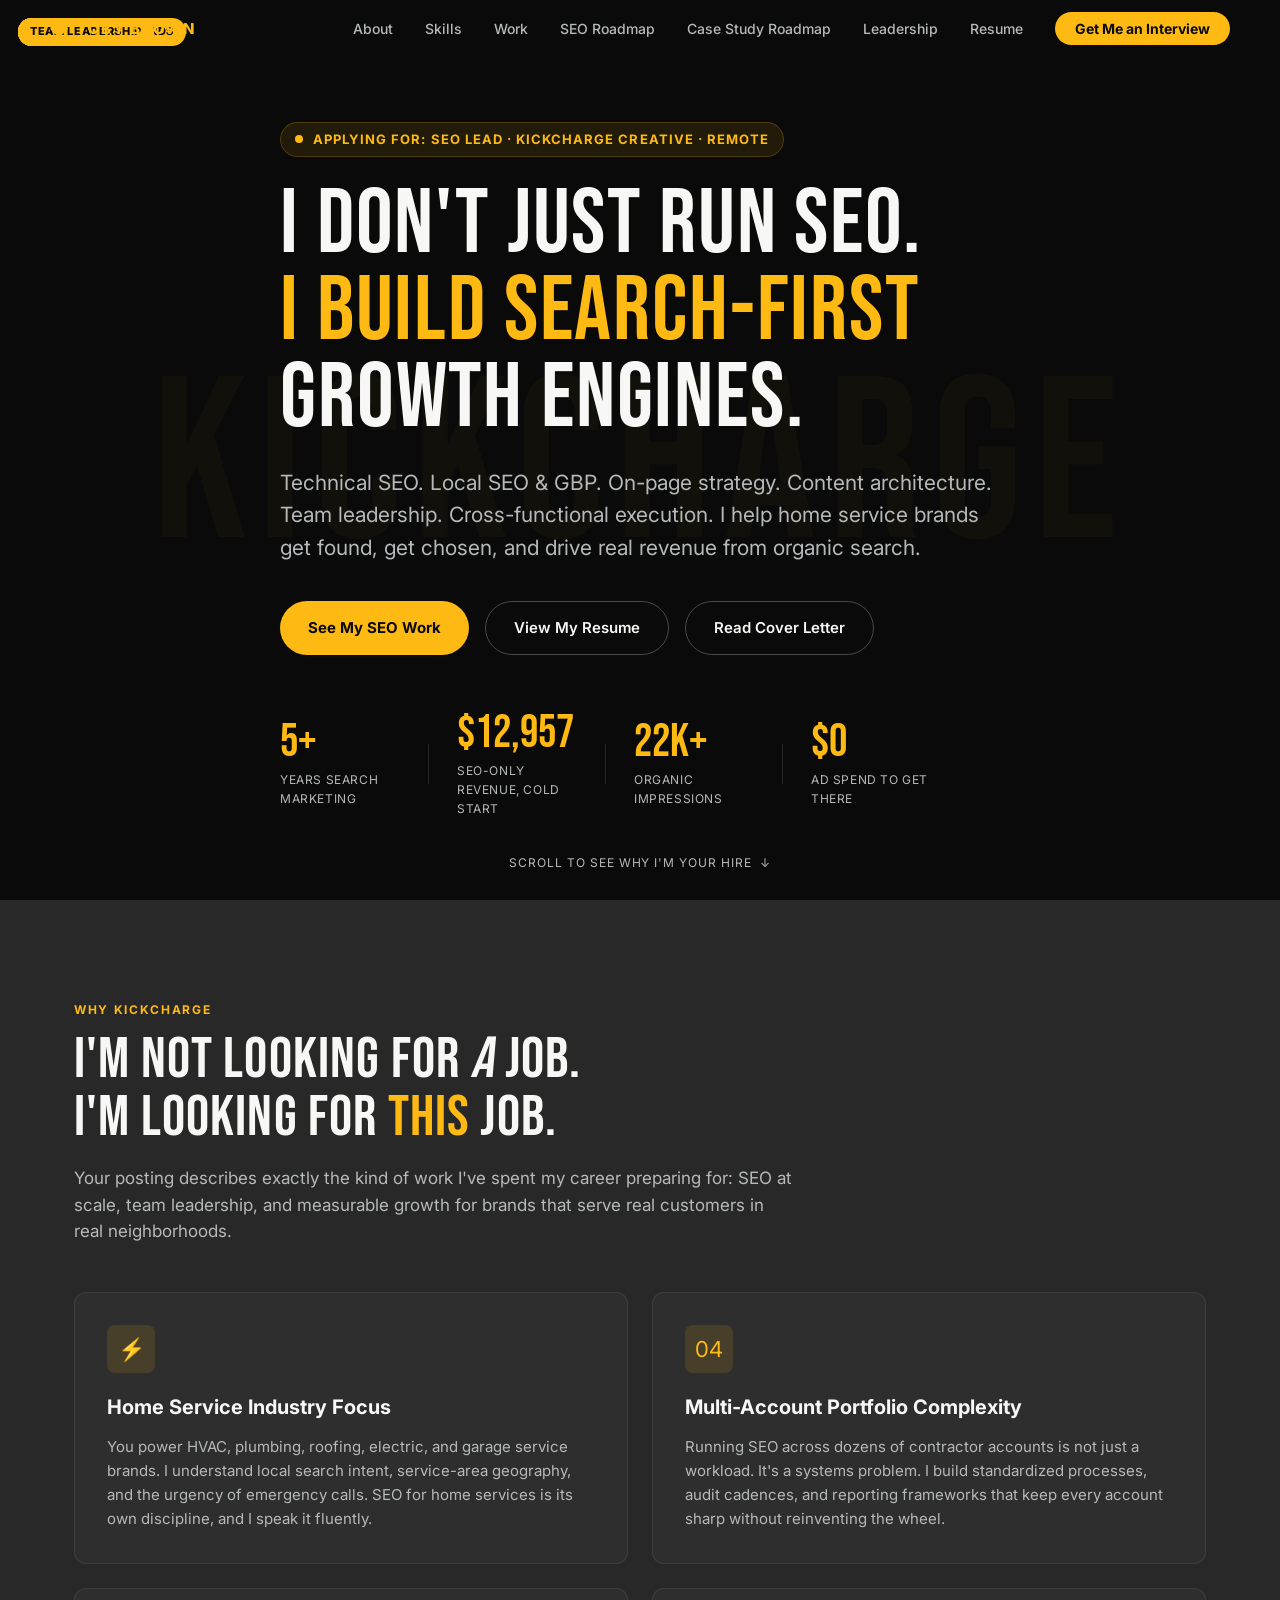
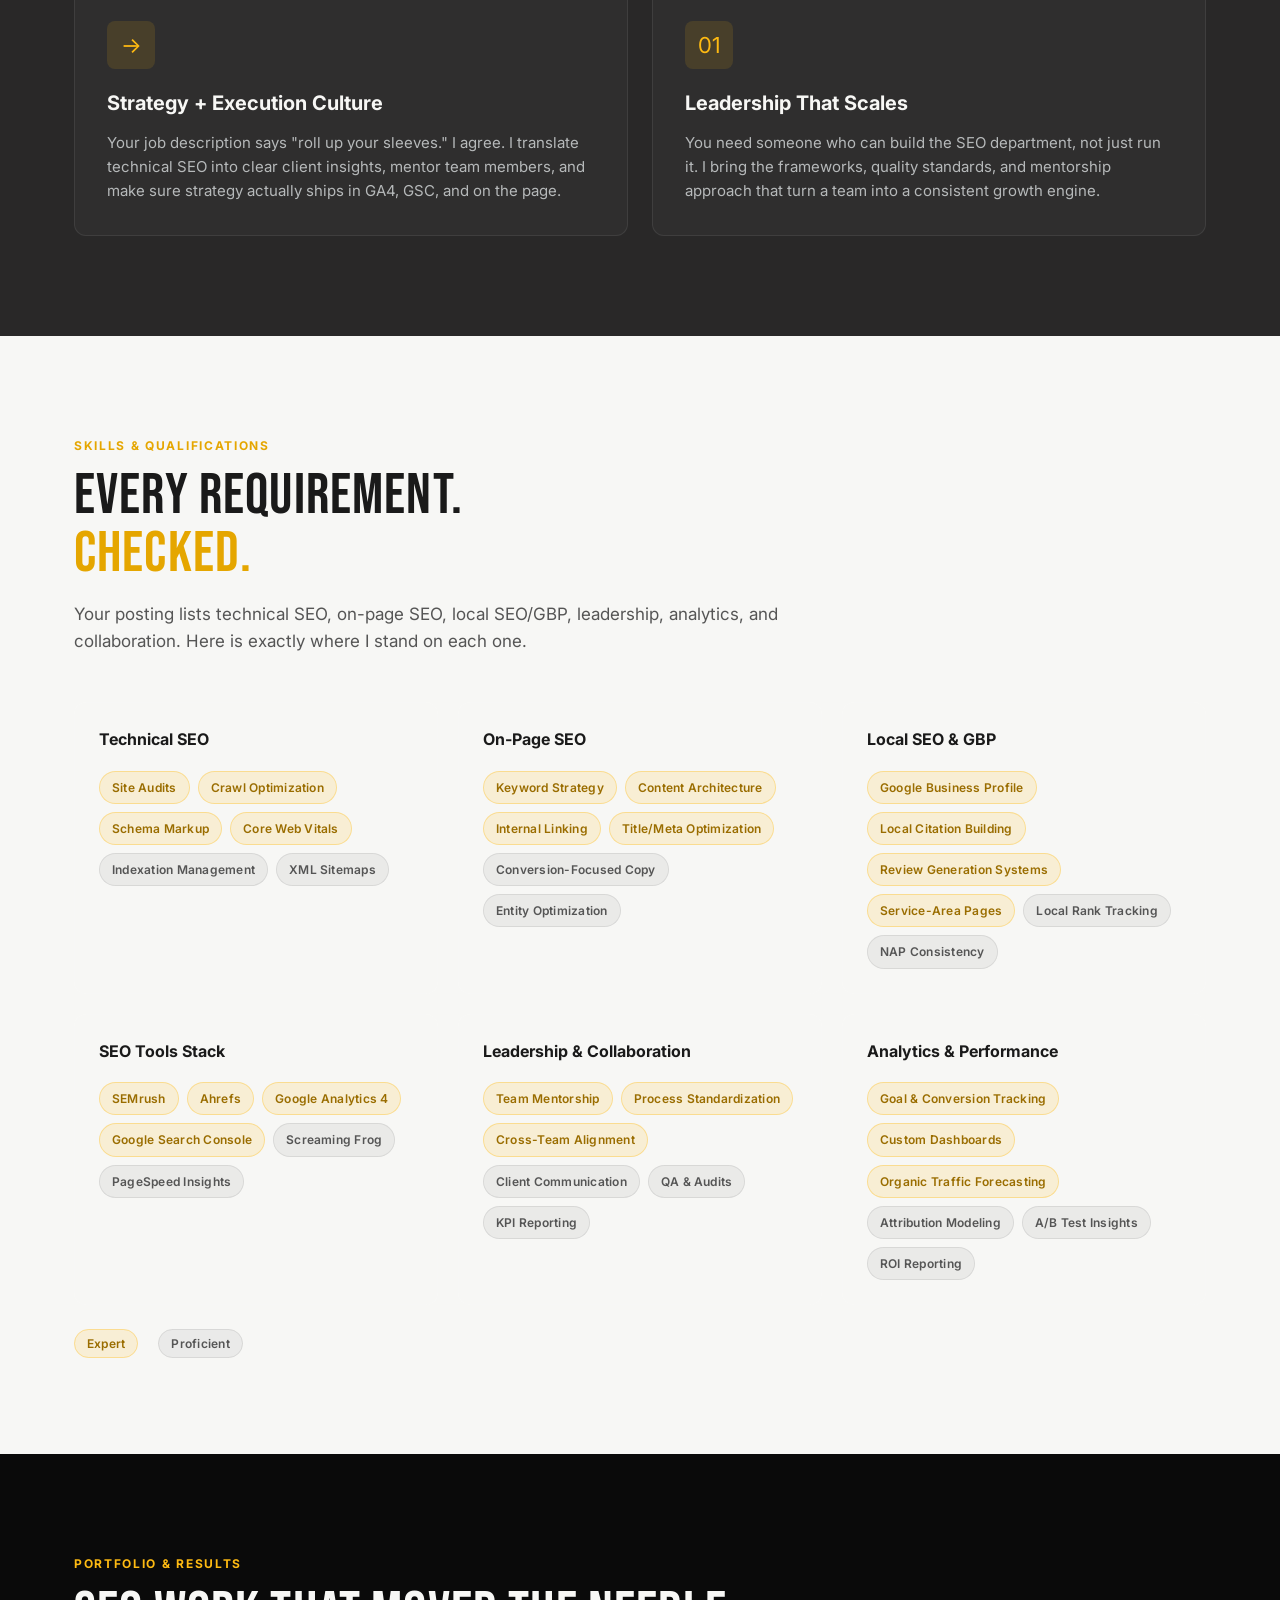
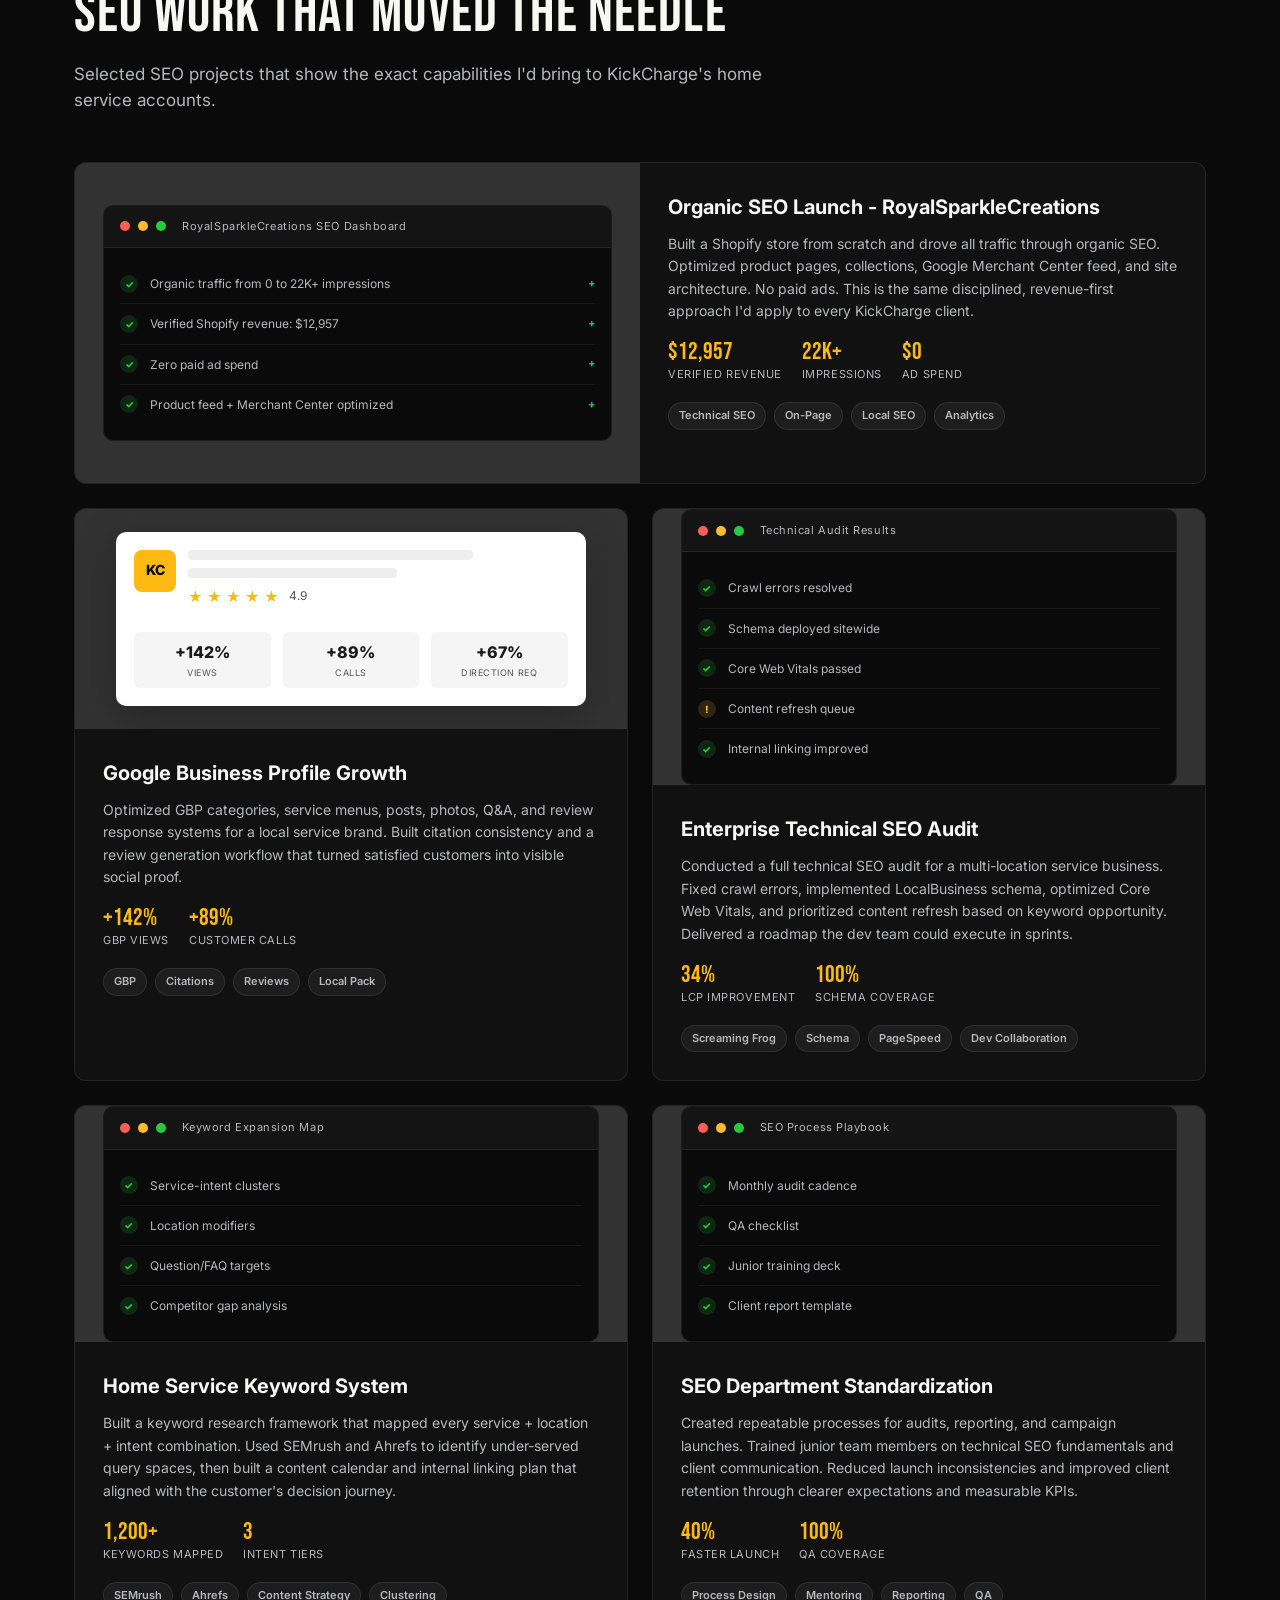
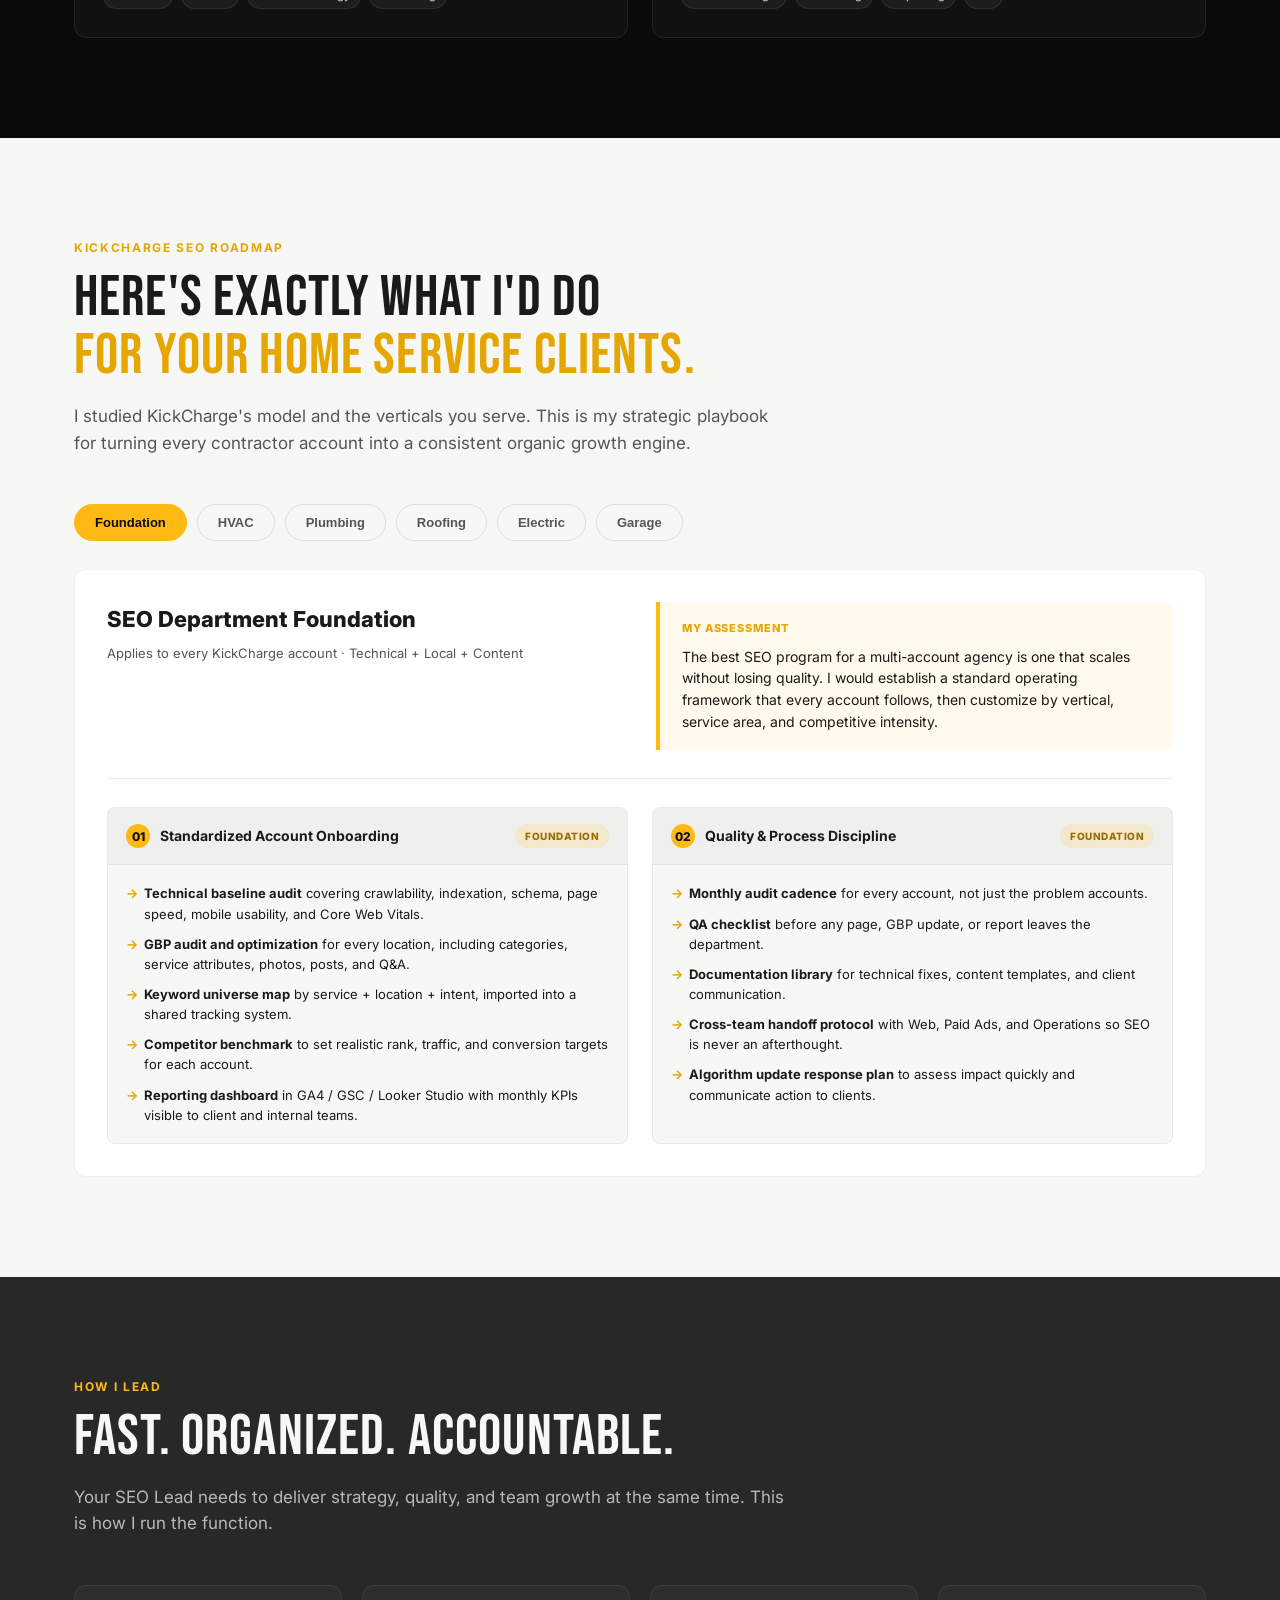
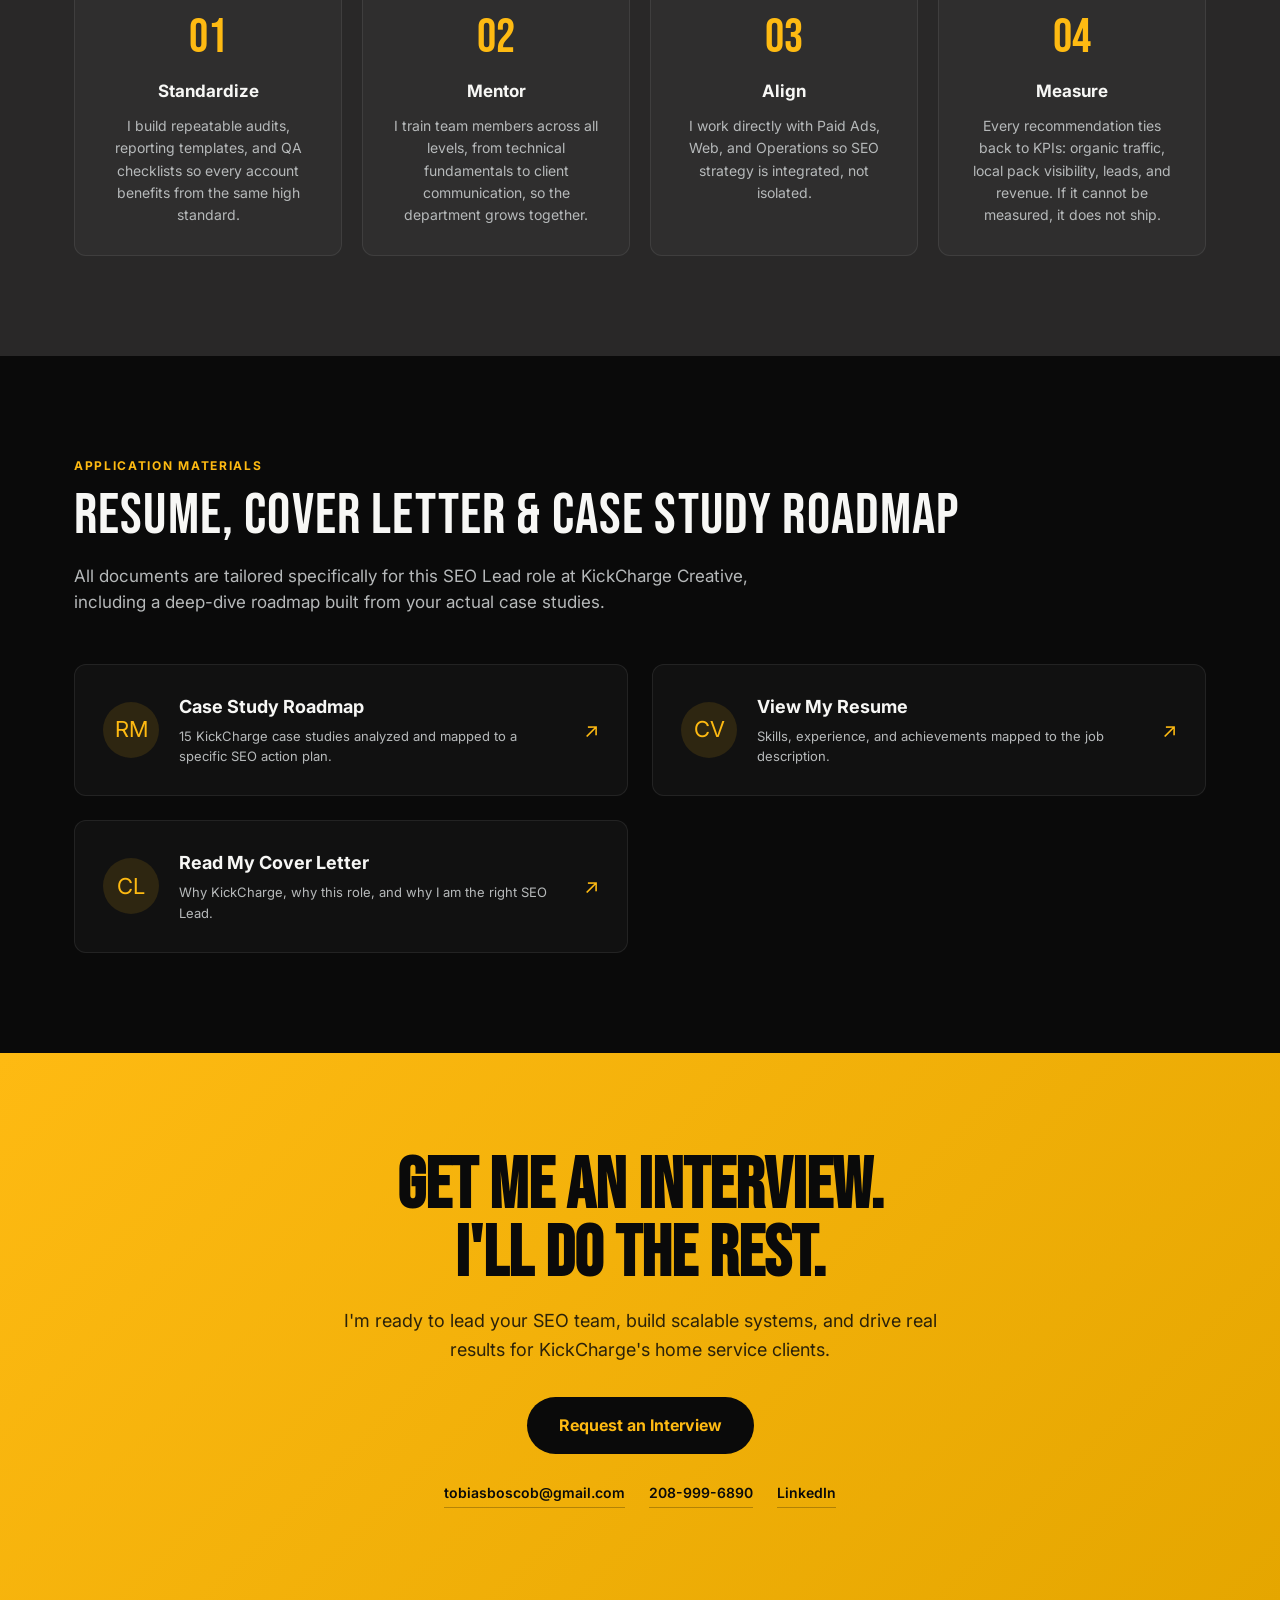
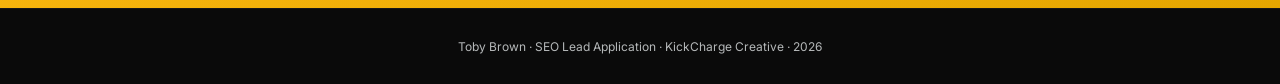
<file: index.html>
<!DOCTYPE html>
<html lang="en">
<head>
  <meta charset="UTF-8" />
  <meta name="viewport" content="width=device-width, initial-scale=1.0" />
  <title>Toby Brown - SEO Lead | KickCharge Creative Application</title>
  <meta name="description" content="Tailored SEO Lead application portfolio for KickCharge Creative. Technical SEO, local SEO, team leadership, and measurable growth for home service brands." />
  <link rel="preconnect" href="https://fonts.googleapis.com" />
  <link rel="preconnect" href="https://fonts.gstatic.com" crossorigin />
  <link href="https://fonts.googleapis.com/css2?family=Inter:wght@300;400;500;600;700;800;900&family=Bebas+Neue&display=swap" rel="stylesheet" />
  <link rel="stylesheet" href="style.css" />
</head>
<body>

  <!-- NAV -->
  <nav id="navbar">
    <div class="nav-inner">
      <span class="nav-logo">Toby Brown</span>
      <ul class="nav-links">
        <li><a href="#about">About</a></li>
        <li><a href="#skills">Skills</a></li>
        <li><a href="#portfolio">Work</a></li>
        <li><a href="#roadmap">SEO Roadmap</a></li>
        <li><a href="kickcharge-roadmap.html">Case Study Roadmap</a></li>
        <li><a href="#process">Leadership</a></li>
        <li><a href="#docs">Resume</a></li>
        <li><a href="#contact" class="nav-cta">Get Me an Interview</a></li>
      </ul>
      <button class="hamburger" id="hamburger" aria-label="Menu">&#9776;</button>
    </div>
  </nav>

  <div class="mobile-nav" id="mobileNav">
    <a href="#about">About</a>
    <a href="#skills">Skills</a>
    <a href="#portfolio">Work</a>
    <a href="#roadmap">SEO Roadmap</a>
    <a href="kickcharge-roadmap.html">Case Study Roadmap</a>
    <a href="#process">Leadership</a>
    <a href="resume.html">Resume</a>
    <a href="cover-letter.html">Cover Letter</a>
    <a href="#contact" class="nav-cta">Get Me an Interview</a>
  </div>

  <!-- HERO -->
  <section id="hero">
    <div class="hero-bg-text">KICKCHARGE</div>
    <div class="hero-content">
      <div class="hero-eyebrow">
        <span class="dot"></span>
        Applying for: SEO Lead &middot; KickCharge Creative &middot; Remote
      </div>
      <h1>
        I Don't Just Run SEO.<br />
        <span class="accent">I Build Search-First</span><br />
        Growth Engines.
      </h1>
      <p class="hero-sub">
        Technical SEO. Local SEO &amp; GBP. On-page strategy. Content architecture. 
        Team leadership. Cross-functional execution. I help home service brands get found, get chosen, and drive real revenue from organic search.
      </p>
      <div class="hero-actions">
        <a href="#portfolio" class="btn-primary">See My SEO Work</a>
        <a href="resume.html" target="_blank" class="btn-outline">View My Resume</a>
        <a href="cover-letter.html" target="_blank" class="btn-outline">Read Cover Letter</a>
      </div>
      <div class="hero-stats">
        <div class="stat"><span class="stat-num">5+</span><span class="stat-label">Years Search Marketing</span></div>
        <div class="stat-divider"></div>
        <div class="stat"><span class="stat-num">$12,957</span><span class="stat-label">SEO-Only Revenue, Cold Start</span></div>
        <div class="stat-divider"></div>
        <div class="stat"><span class="stat-num">22K+</span><span class="stat-label">Organic Impressions</span></div>
        <div class="stat-divider"></div>
        <div class="stat"><span class="stat-num">$0</span><span class="stat-label">Ad Spend to Get There</span></div>
      </div>
    </div>
    <div class="hero-scroll-hint">Scroll to see why I'm your hire <span>&darr;</span></div>
  </section>

  <!-- WHY KICKCHARGE -->
  <section id="about" class="section-dark">
    <div class="container">
      <div class="section-label">Why KickCharge</div>
      <h2>I'm Not Looking For <em>A</em> Job.<br />I'm Looking For <span class="accent">This</span> Job.</h2>
      <p class="section-sub">Your posting describes exactly the kind of work I've spent my career preparing for: SEO at scale, team leadership, and measurable growth for brands that serve real customers in real neighborhoods.</p>

      <div class="why-grid">
        <div class="why-card">
          <div class="why-icon">&#9889;</div>
          <h3>Home Service Industry Focus</h3>
          <p>You power HVAC, plumbing, roofing, electric, and garage service brands. I understand local search intent, service-area geography, and the urgency of emergency calls. SEO for home services is its own discipline, and I speak it fluently.</p>
        </div>
        <div class="why-card">
          <div class="why-icon">04</div>
          <h3>Multi-Account Portfolio Complexity</h3>
          <p>Running SEO across dozens of contractor accounts is not just a workload. It's a systems problem. I build standardized processes, audit cadences, and reporting frameworks that keep every account sharp without reinventing the wheel.</p>
        </div>
        <div class="why-card">
          <div class="why-icon">&#8594;</div>
          <h3>Strategy + Execution Culture</h3>
          <p>Your job description says "roll up your sleeves." I agree. I translate technical SEO into clear client insights, mentor team members, and make sure strategy actually ships in GA4, GSC, and on the page.</p>
        </div>
        <div class="why-card">
          <div class="why-icon">01</div>
          <h3>Leadership That Scales</h3>
          <p>You need someone who can build the SEO department, not just run it. I bring the frameworks, quality standards, and mentorship approach that turn a team into a consistent growth engine.</p>
        </div>
      </div>
    </div>
  </section>

  <!-- SKILLS -->
  <section id="skills" class="section-light">
    <div class="container">
      <div class="section-label">Skills &amp; Qualifications</div>
      <h2>Every Requirement.<br /><span class="accent-dark">Checked.</span></h2>
      <p class="section-sub">Your posting lists technical SEO, on-page SEO, local SEO/GBP, leadership, analytics, and collaboration. Here is exactly where I stand on each one.</p>

      <div class="skills-categories">
        <div class="skill-category">
          <div class="skill-cat-header">
            <h3>Technical SEO</h3>
          </div>
          <div class="skill-tags">
            <span class="skill-tag expert">Site Audits</span>
            <span class="skill-tag expert">Crawl Optimization</span>
            <span class="skill-tag expert">Schema Markup</span>
            <span class="skill-tag expert">Core Web Vitals</span>
            <span class="skill-tag strong">Indexation Management</span>
            <span class="skill-tag strong">XML Sitemaps</span>
          </div>
        </div>

        <div class="skill-category">
          <div class="skill-cat-header">
            <h3>On-Page SEO</h3>
          </div>
          <div class="skill-tags">
            <span class="skill-tag expert">Keyword Strategy</span>
            <span class="skill-tag expert">Content Architecture</span>
            <span class="skill-tag expert">Internal Linking</span>
            <span class="skill-tag expert">Title/Meta Optimization</span>
            <span class="skill-tag strong">Conversion-Focused Copy</span>
            <span class="skill-tag strong">Entity Optimization</span>
          </div>
        </div>

        <div class="skill-category">
          <div class="skill-cat-header">
            <h3>Local SEO &amp; GBP</h3>
          </div>
          <div class="skill-tags">
            <span class="skill-tag expert">Google Business Profile</span>
            <span class="skill-tag expert">Local Citation Building</span>
            <span class="skill-tag expert">Review Generation Systems</span>
            <span class="skill-tag expert">Service-Area Pages</span>
            <span class="skill-tag strong">Local Rank Tracking</span>
            <span class="skill-tag strong">NAP Consistency</span>
          </div>
        </div>

        <div class="skill-category">
          <div class="skill-cat-header">
            <h3>SEO Tools Stack</h3>
          </div>
          <div class="skill-tags">
            <span class="skill-tag expert">SEMrush</span>
            <span class="skill-tag expert">Ahrefs</span>
            <span class="skill-tag expert">Google Analytics 4</span>
            <span class="skill-tag expert">Google Search Console</span>
            <span class="skill-tag strong">Screaming Frog</span>
            <span class="skill-tag strong">PageSpeed Insights</span>
          </div>
        </div>

        <div class="skill-category">
          <div class="skill-cat-header">
            <h3>Leadership &amp; Collaboration</h3>
          </div>
          <div class="skill-tags">
            <span class="skill-tag expert">Team Mentorship</span>
            <span class="skill-tag expert">Process Standardization</span>
            <span class="skill-tag expert">Cross-Team Alignment</span>
            <span class="skill-tag strong">Client Communication</span>
            <span class="skill-tag strong">QA &amp; Audits</span>
            <span class="skill-tag strong">KPI Reporting</span>
          </div>
        </div>

        <div class="skill-category">
          <div class="skill-cat-header">
            <h3>Analytics &amp; Performance</h3>
          </div>
          <div class="skill-tags">
            <span class="skill-tag expert">Goal &amp; Conversion Tracking</span>
            <span class="skill-tag expert">Custom Dashboards</span>
            <span class="skill-tag expert">Organic Traffic Forecasting</span>
            <span class="skill-tag strong">Attribution Modeling</span>
            <span class="skill-tag strong">A/B Test Insights</span>
            <span class="skill-tag strong">ROI Reporting</span>
          </div>
        </div>
      </div>

      <div class="skill-legend">
        <span class="legend-item"><span class="skill-tag expert">Expert</span></span>
        <span class="legend-item"><span class="skill-tag strong">Proficient</span></span>
      </div>
    </div>
  </section>

  <!-- PORTFOLIO -->
  <section id="portfolio" class="section-black">
    <div class="container">
      <div class="section-label">Portfolio &amp; Results</div>
      <h2>SEO Work That Moved the Needle</h2>
      <p class="section-sub">Selected SEO projects that show the exact capabilities I'd bring to KickCharge's home service accounts.</p>

      <div class="portfolio-grid">

        <div class="portfolio-card featured">
          <div class="portfolio-card-badge">SEO Revenue</div>
          <div class="portfolio-card-img">
            <div class="audit-mock">
              <div class="audit-mock-header">
                <span class="audit-dot red"></span>
                <span class="audit-dot yellow"></span>
                <span class="audit-dot green"></span>
                <span class="audit-mock-title">RoyalSparkleCreations SEO Dashboard</span>
              </div>
              <div class="audit-rows">
                <div class="audit-row"><span class="audit-check pass">&#10003;</span><span class="audit-label">Organic traffic from 0 to 22K+ impressions</span><span style="font-size:11px;color:#28c840;font-weight:700;">+</span></div>
                <div class="audit-row"><span class="audit-check pass">&#10003;</span><span class="audit-label">Verified Shopify revenue: $12,957</span><span style="font-size:11px;color:#28c840;font-weight:700;">+</span></div>
                <div class="audit-row"><span class="audit-check pass">&#10003;</span><span class="audit-label">Zero paid ad spend</span><span style="font-size:11px;color:#28c840;font-weight:700;">+</span></div>
                <div class="audit-row"><span class="audit-check pass">&#10003;</span><span class="audit-label">Product feed + Merchant Center optimized</span><span style="font-size:11px;color:#28c840;font-weight:700;">+</span></div>
              </div>
            </div>
          </div>
          <div class="portfolio-card-content">
            <h3>Organic SEO Launch - RoyalSparkleCreations</h3>
            <p>Built a Shopify store from scratch and drove all traffic through organic SEO. Optimized product pages, collections, Google Merchant Center feed, and site architecture. No paid ads. This is the same disciplined, revenue-first approach I'd apply to every KickCharge client.</p>
            <div class="portfolio-metrics">
              <div class="metric"><span class="metric-val">$12,957</span><span class="metric-key">Verified Revenue</span></div>
              <div class="metric"><span class="metric-val">22K+</span><span class="metric-key">Impressions</span></div>
              <div class="metric"><span class="metric-val">$0</span><span class="metric-key">Ad Spend</span></div>
            </div>
            <div class="portfolio-tags">
              <span>Technical SEO</span><span>On-Page</span><span>Local SEO</span><span>Analytics</span>
            </div>
          </div>
        </div>

        <div class="portfolio-card">
          <div class="portfolio-card-badge">Local SEO</div>
          <div class="portfolio-card-img">
            <div class="gbp-mock">
              <div class="gbp-header">
                <div class="gbp-logo">KC</div>
                <div class="gbp-info">
                  <div class="gbp-line medium"></div>
                  <div class="gbp-line short"></div>
                  <div class="gbp-stars">
                    <span class="gbp-star">&#9733;</span>
                    <span class="gbp-star">&#9733;</span>
                    <span class="gbp-star">&#9733;</span>
                    <span class="gbp-star">&#9733;</span>
                    <span class="gbp-star">&#9733;</span>
                    <span style="font-size:12px;color:#555;margin-left:6px;">4.9</span>
                  </div>
                </div>
              </div>
              <div class="gbp-metrics">
                <div class="gbp-metric"><div class="gbp-metric-val">+142%</div><div class="gbp-metric-label">Views</div></div>
                <div class="gbp-metric"><div class="gbp-metric-val">+89%</div><div class="gbp-metric-label">Calls</div></div>
                <div class="gbp-metric"><div class="gbp-metric-val">+67%</div><div class="gbp-metric-label">Direction Req</div></div>
              </div>
            </div>
          </div>
          <div class="portfolio-card-content">
            <h3>Google Business Profile Growth</h3>
            <p>Optimized GBP categories, service menus, posts, photos, Q&amp;A, and review response systems for a local service brand. Built citation consistency and a review generation workflow that turned satisfied customers into visible social proof.</p>
            <div class="portfolio-metrics">
              <div class="metric"><span class="metric-val">+142%</span><span class="metric-key">GBP Views</span></div>
              <div class="metric"><span class="metric-val">+89%</span><span class="metric-key">Customer Calls</span></div>
            </div>
            <div class="portfolio-tags">
              <span>GBP</span><span>Citations</span><span>Reviews</span><span>Local Pack</span>
            </div>
          </div>
        </div>

        <div class="portfolio-card">
          <div class="portfolio-card-badge">Technical SEO</div>
          <div class="portfolio-card-img">
            <div class="audit-mock">
              <div class="audit-mock-header">
                <span class="audit-dot red"></span>
                <span class="audit-dot yellow"></span>
                <span class="audit-dot green"></span>
                <span class="audit-mock-title">Technical Audit Results</span>
              </div>
              <div class="audit-rows">
                <div class="audit-row"><span class="audit-check pass">&#10003;</span><span class="audit-label">Crawl errors resolved</span></div>
                <div class="audit-row"><span class="audit-check pass">&#10003;</span><span class="audit-label">Schema deployed sitewide</span></div>
                <div class="audit-row"><span class="audit-check pass">&#10003;</span><span class="audit-label">Core Web Vitals passed</span></div>
                <div class="audit-row"><span class="audit-check warn">!</span><span class="audit-label">Content refresh queue</span></div>
                <div class="audit-row"><span class="audit-check pass">&#10003;</span><span class="audit-label">Internal linking improved</span></div>
              </div>
            </div>
          </div>
          <div class="portfolio-card-content">
            <h3>Enterprise Technical SEO Audit</h3>
            <p>Conducted a full technical SEO audit for a multi-location service business. Fixed crawl errors, implemented LocalBusiness schema, optimized Core Web Vitals, and prioritized content refresh based on keyword opportunity. Delivered a roadmap the dev team could execute in sprints.</p>
            <div class="portfolio-metrics">
              <div class="metric"><span class="metric-val">34%</span><span class="metric-key">LCP Improvement</span></div>
              <div class="metric"><span class="metric-val">100%</span><span class="metric-key">Schema Coverage</span></div>
            </div>
            <div class="portfolio-tags">
              <span>Screaming Frog</span><span>Schema</span><span>PageSpeed</span><span>Dev Collaboration</span>
            </div>
          </div>
        </div>

        <div class="portfolio-card">
          <div class="portfolio-card-badge">Content &amp; Keywords</div>
          <div class="portfolio-card-img">
            <div class="audit-mock">
              <div class="audit-mock-header">
                <span class="audit-dot red"></span>
                <span class="audit-dot yellow"></span>
                <span class="audit-dot green"></span>
                <span class="audit-mock-title">Keyword Expansion Map</span>
              </div>
              <div class="audit-rows">
                <div class="audit-row"><span class="audit-check pass">&#10003;</span><span class="audit-label">Service-intent clusters</span></div>
                <div class="audit-row"><span class="audit-check pass">&#10003;</span><span class="audit-label">Location modifiers</span></div>
                <div class="audit-row"><span class="audit-check pass">&#10003;</span><span class="audit-label">Question/FAQ targets</span></div>
                <div class="audit-row"><span class="audit-check pass">&#10003;</span><span class="audit-label">Competitor gap analysis</span></div>
              </div>
            </div>
          </div>
          <div class="portfolio-card-content">
            <h3>Home Service Keyword System</h3>
            <p>Built a keyword research framework that mapped every service + location + intent combination. Used SEMrush and Ahrefs to identify under-served query spaces, then built a content calendar and internal linking plan that aligned with the customer's decision journey.</p>
            <div class="portfolio-metrics">
              <div class="metric"><span class="metric-val">1,200+</span><span class="metric-key">Keywords Mapped</span></div>
              <div class="metric"><span class="metric-val">3</span><span class="metric-key">Intent Tiers</span></div>
            </div>
            <div class="portfolio-tags">
              <span>SEMrush</span><span>Ahrefs</span><span>Content Strategy</span><span>Clustering</span>
            </div>
          </div>
        </div>

        <div class="portfolio-card">
          <div class="portfolio-card-badge">Team Leadership</div>
          <div class="portfolio-card-img">
            <div class="audit-mock">
              <div class="audit-mock-header">
                <span class="audit-dot red"></span>
                <span class="audit-dot yellow"></span>
                <span class="audit-dot green"></span>
                <span class="audit-mock-title">SEO Process Playbook</span>
              </div>
              <div class="audit-rows">
                <div class="audit-row"><span class="audit-check pass">&#10003;</span><span class="audit-label">Monthly audit cadence</span></div>
                <div class="audit-row"><span class="audit-check pass">&#10003;</span><span class="audit-label">QA checklist</span></div>
                <div class="audit-row"><span class="audit-check pass">&#10003;</span><span class="audit-label">Junior training deck</span></div>
                <div class="audit-row"><span class="audit-check pass">&#10003;</span><span class="audit-label">Client report template</span></div>
              </div>
            </div>
          </div>
          <div class="portfolio-card-content">
            <h3>SEO Department Standardization</h3>
            <p>Created repeatable processes for audits, reporting, and campaign launches. Trained junior team members on technical SEO fundamentals and client communication. Reduced launch inconsistencies and improved client retention through clearer expectations and measurable KPIs.</p>
            <div class="portfolio-metrics">
              <div class="metric"><span class="metric-val">40%</span><span class="metric-key">Faster Launch</span></div>
              <div class="metric"><span class="metric-val">100%</span><span class="metric-key">QA Coverage</span></div>
            </div>
            <div class="portfolio-tags">
              <span>Process Design</span><span>Mentoring</span><span>Reporting</span><span>QA</span>
            </div>
          </div>
        </div>

      </div>
    </div>
  </section>

  <!-- SEO ROADMAP FOR KICKCHARGE CLIENTS -->
  <section id="roadmap" class="section-light">
    <div class="container">
      <div class="section-label">KickCharge SEO Roadmap</div>
      <h2>Here's Exactly What I'd Do<br /><span class="accent-dark">For Your Home Service Clients.</span></h2>
      <p class="section-sub">I studied KickCharge's model and the verticals you serve. This is my strategic playbook for turning every contractor account into a consistent organic growth engine.</p>

      <div class="brand-tabs">
        <button class="brand-tab active" data-brand="foundation">Foundation</button>
        <button class="brand-tab" data-brand="hvac">HVAC</button>
        <button class="brand-tab" data-brand="plumbing">Plumbing</button>
        <button class="brand-tab" data-brand="roofing">Roofing</button>
        <button class="brand-tab" data-brand="electric">Electric</button>
        <button class="brand-tab" data-brand="garage">Garage</button>
      </div>

      <!-- FOUNDATION -->
      <div class="brand-roadmap active" id="brand-foundation">
        <div class="roadmap-header">
          <div class="roadmap-brand-info">
            <div class="roadmap-brand-name">SEO Department Foundation</div>
            <div class="roadmap-brand-url">Applies to every KickCharge account &middot; Technical + Local + Content</div>
          </div>
          <div class="roadmap-verdict">
            <div class="verdict-label">My Assessment</div>
            <div class="verdict-text">The best SEO program for a multi-account agency is one that scales without losing quality. I would establish a standard operating framework that every account follows, then customize by vertical, service area, and competitive intensity.</div>
          </div>
        </div>
        <div class="roadmap-channels">
          <div class="channel-block">
            <div class="channel-header">
              <span class="channel-icon">01</span>
              <span class="channel-name">Standardized Account Onboarding</span>
              <span class="channel-priority high">Foundation</span>
            </div>
            <div class="channel-body">
              <ul class="channel-actions">
                <li><strong>Technical baseline audit</strong> covering crawlability, indexation, schema, page speed, mobile usability, and Core Web Vitals.</li>
                <li><strong>GBP audit and optimization</strong> for every location, including categories, service attributes, photos, posts, and Q&amp;A.</li>
                <li><strong>Keyword universe map</strong> by service + location + intent, imported into a shared tracking system.</li>
                <li><strong>Competitor benchmark</strong> to set realistic rank, traffic, and conversion targets for each account.</li>
                <li><strong>Reporting dashboard</strong> in GA4 / GSC / Looker Studio with monthly KPIs visible to client and internal teams.</li>
              </ul>
            </div>
          </div>
          <div class="channel-block">
            <div class="channel-header">
              <span class="channel-icon">02</span>
              <span class="channel-name">Quality &amp; Process Discipline</span>
              <span class="channel-priority high">Foundation</span>
            </div>
            <div class="channel-body">
              <ul class="channel-actions">
                <li><strong>Monthly audit cadence</strong> for every account, not just the problem accounts.</li>
                <li><strong>QA checklist</strong> before any page, GBP update, or report leaves the department.</li>
                <li><strong>Documentation library</strong> for technical fixes, content templates, and client communication.</li>
                <li><strong>Cross-team handoff protocol</strong> with Web, Paid Ads, and Operations so SEO is never an afterthought.</li>
                <li><strong>Algorithm update response plan</strong> to assess impact quickly and communicate action to clients.</li>
              </ul>
            </div>
          </div>
        </div>
      </div>

      <!-- HVAC -->
      <div class="brand-roadmap" id="brand-hvac">
        <div class="roadmap-header">
          <div class="roadmap-brand-info">
            <div class="roadmap-brand-name">HVAC SEO Playbook</div>
            <div class="roadmap-brand-url">High seasonal demand &middot; Emergency + replacement + maintenance intent</div>
          </div>
          <div class="roadmap-verdict">
            <div class="verdict-label">My Assessment</div>
            <div class="verdict-text">HVAC search is dominated by urgent, high-intent queries. The winners are the companies that rank in the local pack, answer the question immediately, and make booking a call frictionless.</div>
          </div>
        </div>
        <div class="roadmap-channels">
          <div class="channel-block">
            <div class="channel-header">
              <span class="channel-icon">01</span>
              <span class="channel-name">Local SEO &amp; GBP</span>
              <span class="channel-priority high">Highest Impact</span>
            </div>
            <div class="channel-body">
              <ul class="channel-actions">
                <li><strong>Emergency service keywords</strong> - "AC repair near me", "furnace not working", "24 hour HVAC" - mapped to city pages and GBP posts.</li>
                <li><strong>Seasonal post cadence</strong> - pre-summer tune-ups, winter furnace checks, filter reminders.</li>
                <li><strong>Service-area targeting</strong> - dedicated pages for every city and neighborhood served, not just the headquarters city.</li>
                <li><strong>Review velocity system</strong> - automated follow-up to capture reviews immediately after service calls.</li>
              </ul>
            </div>
          </div>
          <div class="channel-block">
            <div class="channel-header">
              <span class="channel-icon">02</span>
              <span class="channel-name">Content That Converts</span>
              <span class="channel-priority high">High Impact</span>
            </div>
            <div class="channel-body">
              <ul class="channel-actions">
                <li><strong>Repair vs replace guides</strong> - "How long does an AC unit last?" captures replacement-ready homeowners.</li>
                <li><strong>Cost and pricing content</strong> - transparent pages for tune-up costs, replacement estimates, and financing.</li>
                <li><strong>FAQ schema</strong> on every service page so Google surfaces answers directly in search.</li>
                <li><strong>Maintenance plan landing pages</strong> to convert recurring-revenue customers with lower acquisition cost.</li>
              </ul>
            </div>
          </div>
        </div>
      </div>

      <!-- PLUMBING -->
      <div class="brand-roadmap" id="brand-plumbing">
        <div class="roadmap-header">
          <div class="roadmap-brand-info">
            <div class="roadmap-brand-name">Plumbing SEO Playbook</div>
            <div class="roadmap-brand-url">Emergency-heavy &middot; Location-specific &middot; Trust-driven</div>
          </div>
          <div class="roadmap-verdict">
            <div class="verdict-label">My Assessment</div>
            <div class="verdict-text">Plumbing customers are often in crisis. They pick the company that shows up first, looks trustworthy, and answers the phone. SEO has to win the local pack and remove every doubt before they click.</div>
          </div>
        </div>
        <div class="roadmap-channels">
          <div class="channel-block">
            <div class="channel-header">
              <span class="channel-icon">01</span>
              <span class="channel-name">Local Pack Dominance</span>
              <span class="channel-priority high">Highest Impact</span>
            </div>
            <div class="channel-body">
              <ul class="channel-actions">
                <li><strong>GBP optimization</strong> for emergency, commercial, and residential service categories.</li>
                <li><strong>City-specific landing pages</strong> for "plumber in [city]", "water heater repair [city]", "drain cleaning [city]".</li>
                <li><strong>Citation cleanup</strong> across top 50 directories to ensure NAP consistency and authority signals.</li>
                <li><strong>Review response system</strong> that turns reviews into fresh, trust-building content on the profile.</li>
              </ul>
            </div>
          </div>
          <div class="channel-block">
            <div class="channel-header">
              <span class="channel-icon">02</span>
              <span class="channel-name">Trust &amp; Conversion Content</span>
              <span class="channel-priority high">High Impact</span>
            </div>
            <div class="channel-body">
              <ul class="channel-actions">
                <li><strong>Transparent pricing pages</strong> for common jobs: clogged drain, water heater replacement, leak repair.</li>
                <li><strong>License, insurance, and warranty</strong> prominently displayed on every service page.</li>
                <li><strong>Before/after project pages</strong> with photos and location tags to build local relevance.</li>
                <li><strong>Click-to-call and scheduling</strong> above the fold on every page, especially mobile.</li>
              </ul>
            </div>
          </div>
        </div>
      </div>

      <!-- ROOFING -->
      <div class="brand-roadmap" id="brand-roofing">
        <div class="roadmap-header">
          <div class="roadmap-brand-info">
            <div class="roadmap-brand-name">Roofing SEO Playbook</div>
            <div class="roadmap-brand-url">High-ticket &middot; Insurance-driven &middot; Storm-event opportunity</div>
          </div>
          <div class="roadmap-verdict">
            <div class="verdict-label">My Assessment</div>
            <div class="verdict-text">Roofing is a high-consideration, high-ticket purchase. Customers research materials, insurance claims, and contractor reputation before they call. SEO needs to capture both emergency storm traffic and long-cycle replacement research.</div>
          </div>
        </div>
        <div class="roadmap-channels">
          <div class="channel-block">
            <div class="channel-header">
              <span class="channel-icon">01</span>
              <span class="channel-name">Storm &amp; Emergency SEO</span>
              <span class="channel-priority high">Highest Impact</span>
            </div>
            <div class="channel-body">
              <ul class="channel-actions">
                <li><strong>Storm-damage landing pages</strong> prepared and published before hail/wind season peaks.</li>
                <li><strong>Insurance claim content</strong> - "Does insurance cover roof replacement?" is a top-of-funnel winner.</li>
                <li><strong>Local service pages</strong> for every metro area and suburb with real project examples.</li>
                <li><strong>GBP storm alerts</strong> - posts and updates during weather events to capture surge search.</li>
              </ul>
            </div>
          </div>
          <div class="channel-block">
            <div class="channel-header">
              <span class="channel-icon">02</span>
              <span class="channel-name">Authority Content</span>
              <span class="channel-priority high">High Impact</span>
            </div>
            <div class="channel-body">
              <ul class="channel-actions">
                <li><strong>Material comparison guides</strong> - asphalt vs metal vs tile, lifespan, cost, and climate fit.</li>
                <li><strong>Case study pages</strong> by city with before/after photos and customer testimonials.</li>
                <li><strong>FAQ and schema</strong> addressing permits, warranties, timelines, and financing.</li>
                <li><strong>Review generation</strong> focused on high-value replacement jobs to build trust signals.</li>
              </ul>
            </div>
          </div>
        </div>
      </div>

      <!-- ELECTRIC -->
      <div class="brand-roadmap" id="brand-electric">
        <div class="roadmap-header">
          <div class="roadmap-brand-info">
            <div class="roadmap-brand-name">Electrical SEO Playbook</div>
            <div class="roadmap-brand-url">Safety + emergency + commercial &middot; Code-aware trust</div>
          </div>
          <div class="roadmap-verdict">
            <div class="verdict-label">My Assessment</div>
            <div class="verdict-text">Electrical customers prioritize safety, speed, and credentials. SEO should emphasize licensed expertise, emergency availability, and clear service definitions for both residential and commercial buyers.</div>
          </div>
        </div>
        <div class="roadmap-channels">
          <div class="channel-block">
            <div class="channel-header">
              <span class="channel-icon">01</span>
              <span class="channel-name">Service &amp; Trust Signals</span>
              <span class="channel-priority high">Highest Impact</span>
            </div>
            <div class="channel-body">
              <ul class="channel-actions">
                <li><strong>Licensed electrician pages</strong> - city-specific pages with license numbers, insurance, and safety protocols.</li>
                <li><strong>Emergency service SEO</strong> - "power outage electrician", "breaker panel sparking", "24/7 electrical repair".</li>
                <li><strong>Commercial service pages</strong> - separate funnels for B2B construction, tenant improvement, and maintenance.</li>
                <li><strong>GBP service menus</strong> with every electrical service listed and linked to the matching landing page.</li>
              </ul>
            </div>
          </div>
          <div class="channel-block">
            <div class="channel-header">
              <span class="channel-icon">02</span>
              <span class="channel-name">Educational Content</span>
              <span class="channel-priority medium">Steady Growth</span>
            </div>
            <div class="channel-body">
              <ul class="channel-actions">
                <li><strong>Code and safety guides</strong> - "When do you need a permit for electrical work?"</li>
                <li><strong>Panel upgrade content</strong> - one of the highest-value residential jobs, with strong search intent.</li>
                <li><strong>EV charger installation pages</strong> - fast-growing query space with premium margins.</li>
                <li><strong>Video content</strong> for YouTube SEO showing real electricians explaining common issues.</li>
              </ul>
            </div>
          </div>
        </div>
      </div>

      <!-- GARAGE -->
      <div class="brand-roadmap" id="brand-garage">
        <div class="roadmap-header">
          <div class="roadmap-brand-info">
            <div class="roadmap-brand-name">Garage Door SEO Playbook</div>
            <div class="roadmap-brand-url">Urgent repair + install &middot; Visual + trust-driven</div>
          </div>
          <div class="roadmap-verdict">
            <div class="verdict-label">My Assessment</div>
            <div class="verdict-text">Garage door issues stop daily life. Customers search for fast, local repair. Winning means local pack visibility, strong reviews, and clear proof that the company can handle both broken springs and full replacements.</div>
          </div>
        </div>
        <div class="roadmap-channels">
          <div class="channel-block">
            <div class="channel-header">
              <span class="channel-icon">01</span>
              <span class="channel-name">Local + Emergency SEO</span>
              <span class="channel-priority high">Highest Impact</span>
            </div>
            <div class="channel-body">
              <ul class="channel-actions">
                <li><strong>Same-day repair pages</strong> - "garage door repair near me", "broken spring repair [city]".</li>
                <li><strong>City landing pages</strong> for every service area with unique project photos and local copy.</li>
                <li><strong>Review-driven local pack strategy</strong> with targeted review requests after completed jobs.</li>
                <li><strong>Click-to-call prominence</strong> on mobile, since most garage door searches happen on a phone.</li>
              </ul>
            </div>
          </div>
          <div class="channel-block">
            <div class="channel-header">
              <span class="channel-icon">02</span>
              <span class="channel-name">Product &amp; Install Content</span>
              <span class="channel-priority medium">Steady Growth</span>
            </div>
            <div class="channel-body">
              <ul class="channel-actions">
                <li><strong>Door style galleries</strong> - organized by material, insulation, and design to capture visual shoppers.</li>
                <li><strong>Opener comparison pages</strong> - belt vs chain vs smart opener, with pros, cons, and pricing.</li>
                <li><strong>Maintenance content</strong> - "how to lubricate garage door tracks" captures DIYers who later call for service.</li>
                <li><strong>Before/after project pages</strong> to showcase transformation and build local trust.</li>
              </ul>
            </div>
          </div>
        </div>
      </div>

    </div>
  </section>

  <!-- LEADERSHIP PROCESS -->
  <section id="process" class="section-dark">
    <div class="container">
      <div class="section-label">How I Lead</div>
      <h2>Fast. Organized. Accountable.</h2>
      <p class="section-sub">Your SEO Lead needs to deliver strategy, quality, and team growth at the same time. This is how I run the function.</p>

      <div class="process-grid">
        <div class="process-card">
          <div class="process-num">01</div>
          <h3>Standardize</h3>
          <p>I build repeatable audits, reporting templates, and QA checklists so every account benefits from the same high standard.</p>
        </div>
        <div class="process-card">
          <div class="process-num">02</div>
          <h3>Mentor</h3>
          <p>I train team members across all levels, from technical fundamentals to client communication, so the department grows together.</p>
        </div>
        <div class="process-card">
          <div class="process-num">03</div>
          <h3>Align</h3>
          <p>I work directly with Paid Ads, Web, and Operations so SEO strategy is integrated, not isolated.</p>
        </div>
        <div class="process-card">
          <div class="process-num">04</div>
          <h3>Measure</h3>
          <p>Every recommendation ties back to KPIs: organic traffic, local pack visibility, leads, and revenue. If it cannot be measured, it does not ship.</p>
        </div>
      </div>
    </div>
  </section>

  <!-- DOCS -->
  <section id="docs" class="section-black">
    <div class="container">
      <div class="section-label">Application Materials</div>
      <h2>Resume, Cover Letter &amp; Case Study Roadmap</h2>
      <p class="section-sub">All documents are tailored specifically for this SEO Lead role at KickCharge Creative, including a deep-dive roadmap built from your actual case studies.</p>

      <div class="doc-grid">
        <a href="kickcharge-roadmap.html" target="_blank" class="doc-card">
          <div class="doc-icon">RM</div>
          <div class="doc-info">
            <h3>Case Study Roadmap</h3>
            <p>15 KickCharge case studies analyzed and mapped to a specific SEO action plan.</p>
          </div>
          <span class="doc-arrow">&#8599;</span>
        </a>
        <a href="resume.html" target="_blank" class="doc-card">
          <div class="doc-icon">CV</div>
          <div class="doc-info">
            <h3>View My Resume</h3>
            <p>Skills, experience, and achievements mapped to the job description.</p>
          </div>
          <span class="doc-arrow">&#8599;</span>
        </a>
        <a href="cover-letter.html" target="_blank" class="doc-card">
          <div class="doc-icon">CL</div>
          <div class="doc-info">
            <h3>Read My Cover Letter</h3>
            <p>Why KickCharge, why this role, and why I am the right SEO Lead.</p>
          </div>
          <span class="doc-arrow">&#8599;</span>
        </a>
      </div>
    </div>
  </section>

  <!-- CONTACT -->
  <section id="contact">
    <div class="container">
      <h2>Get Me an Interview.<br />I'll Do the Rest.</h2>
      <p>I'm ready to lead your SEO team, build scalable systems, and drive real results for KickCharge's home service clients.</p>
      <a href="mailto:tobiasboscob@gmail.com?subject=KickCharge%20SEO%20Lead%20Interview%20Request" class="btn-primary">Request an Interview</a>
      <div class="contact-links">
        <a href="mailto:tobiasboscob@gmail.com">tobiasboscob@gmail.com</a>
        <a href="tel:208-999-6890">208-999-6890</a>
        <a href="https://www.linkedin.com/in/tobias-brown-352503311/?skipRedirect=true" target="_blank">LinkedIn</a>
      </div>
    </div>
  </section>

  <!-- FOOTER -->
  <footer>
    <div class="container">
      <p>Toby Brown &middot; SEO Lead Application &middot; KickCharge Creative &middot; 2026</p>
    </div>
  </footer>

  <script>
    // Navbar scroll
    const navbar = document.getElementById('navbar');
    window.addEventListener('scroll', () => {
      if (window.scrollY > 50) navbar.classList.add('scrolled');
      else navbar.classList.remove('scrolled');
    });

    // Mobile nav
    const hamburger = document.getElementById('hamburger');
    const mobileNav = document.getElementById('mobileNav');
    hamburger.addEventListener('click', () => {
      mobileNav.classList.toggle('open');
    });
    mobileNav.querySelectorAll('a').forEach(link => {
      link.addEventListener('click', () => mobileNav.classList.remove('open'));
    });

    // Brand tabs
    const tabs = document.querySelectorAll('.brand-tab');
    const roadmaps = document.querySelectorAll('.brand-roadmap');
    tabs.forEach(tab => {
      tab.addEventListener('click', () => {
        tabs.forEach(t => t.classList.remove('active'));
        roadmaps.forEach(r => r.classList.remove('active'));
        tab.classList.add('active');
        document.getElementById('brand-' + tab.dataset.brand).classList.add('active');
      });
    });
  </script>
</body>
</html>
</file>
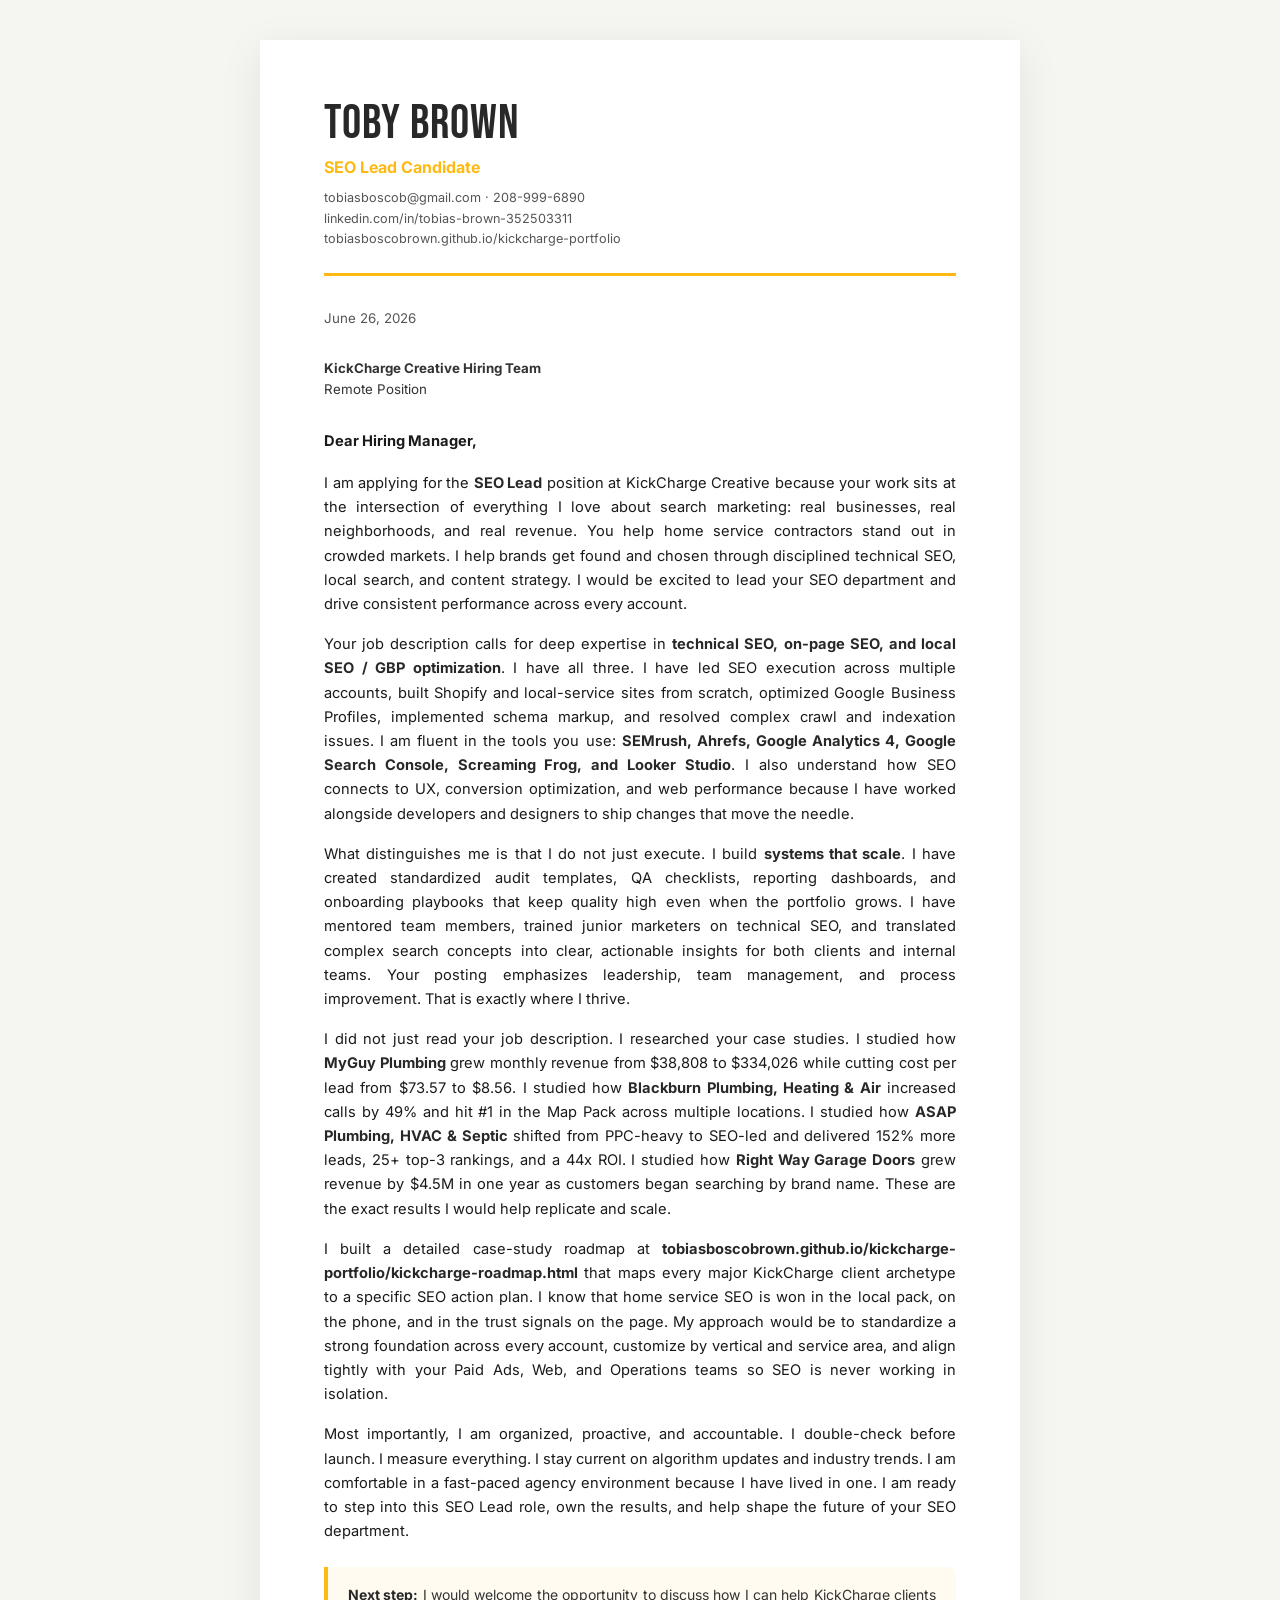
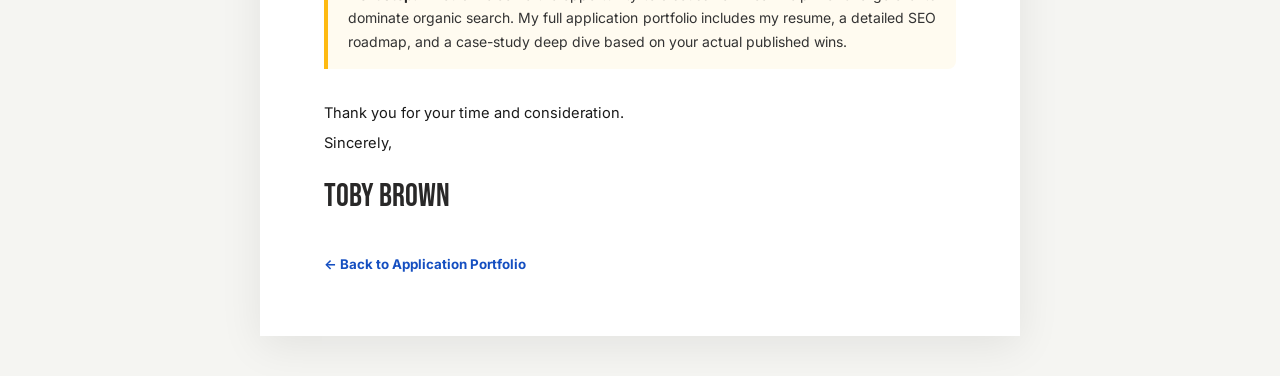
<file: cover-letter.html>
<!DOCTYPE html>
<html lang="en">
<head>
  <meta charset="UTF-8" />
  <meta name="viewport" content="width=device-width, initial-scale=1.0" />
  <title>Toby Brown - Cover Letter | KickCharge Creative SEO Lead</title>
  <meta name="description" content="Cover letter for the SEO Lead role at KickCharge Creative." />
  <link href="https://fonts.googleapis.com/css2?family=Inter:wght@400;600;700;800&family=Bebas+Neue&display=swap" rel="stylesheet" />
  <style>
    * { margin: 0; padding: 0; box-sizing: border-box; }
    body {
      font-family: 'Inter', sans-serif;
      font-size: 11pt;
      color: #1a1a1a;
      background: #f5f5f2;
      line-height: 1.65;
    }
    .page {
      max-width: 760px;
      margin: 40px auto;
      background: #fff;
      padding: 60px 64px;
      box-shadow: 0 10px 40px rgba(0,0,0,0.08);
    }
    .letterhead {
      border-bottom: 3px solid #feba12;
      padding-bottom: 24px;
      margin-bottom: 32px;
    }
    .letterhead-name {
      font-family: 'Bebas Neue', sans-serif;
      font-size: 36pt;
      letter-spacing: 1px;
      color: #292828;
      line-height: 1;
      margin-bottom: 6px;
    }
    .letterhead-title {
      font-size: 12pt;
      font-weight: 700;
      color: #feba12;
      margin-bottom: 8px;
    }
    .letterhead-contact {
      font-size: 9.5pt;
      color: #555;
      line-height: 1.6;
    }
    .letterhead-contact a {
      color: #555;
      text-decoration: none;
    }
    .letterhead-contact a:hover {
      color: #154fc1;
      text-decoration: underline;
    }
    .date {
      font-size: 10pt;
      color: #555;
      margin-bottom: 28px;
    }
    .recipient {
      font-size: 10pt;
      color: #333;
      margin-bottom: 28px;
      line-height: 1.6;
    }
    .salutation {
      font-weight: 700;
      margin-bottom: 18px;
    }
    .body p {
      margin-bottom: 16px;
      text-align: justify;
    }
    .body p strong {
      color: #292828;
      font-weight: 700;
    }
    .closing {
      margin-top: 32px;
    }
    .closing p { margin-bottom: 6px; }
    .signature {
      font-family: 'Bebas Neue', sans-serif;
      font-size: 24pt;
      color: #292828;
      margin-top: 16px;
    }
    .cta-box {
      background: #fffbf0;
      border-left: 4px solid #feba12;
      padding: 16px 20px;
      border-radius: 0 8px 8px 0;
      margin: 24px 0;
    }
    .cta-box p {
      margin: 0;
      font-size: 10.5pt;
      color: #333;
    }
    .back-link {
      display: inline-block;
      margin-top: 30px;
      font-size: 10pt;
      font-weight: 700;
      color: #154fc1;
      text-decoration: none;
    }
    .back-link:hover { text-decoration: underline; }
    @media print {
      body { background: #fff; }
      .page { box-shadow: none; margin: 0; padding: 0; }
    }
    @media (max-width: 600px) {
      .page { padding: 32px; margin: 20px; }
      .letterhead-name { font-size: 28pt; }
    }
  </style>
</head>
<body>
  <div class="page">
    <div class="letterhead">
      <div class="letterhead-name">TOBY BROWN</div>
      <div class="letterhead-title">SEO Lead Candidate</div>
      <div class="letterhead-contact">
        <a href="mailto:tobiasboscob@gmail.com">tobiasboscob@gmail.com</a> &middot; <a href="tel:208-999-6890">208-999-6890</a><br />
        <a href="https://www.linkedin.com/in/tobias-brown-352503311/?skipRedirect=true" target="_blank">linkedin.com/in/tobias-brown-352503311</a><br />
        <a href="https://tobiasboscobrown.github.io/kickcharge-portfolio/" target="_blank">tobiasboscobrown.github.io/kickcharge-portfolio</a>
      </div>
    </div>

    <div class="date">June 26, 2026</div>

    <div class="recipient">
      <strong>KickCharge Creative Hiring Team</strong><br />
      Remote Position
    </div>

    <div class="salutation">Dear Hiring Manager,</div>

    <div class="body">
      <p>I am applying for the <strong>SEO Lead</strong> position at KickCharge Creative because your work sits at the intersection of everything I love about search marketing: real businesses, real neighborhoods, and real revenue. You help home service contractors stand out in crowded markets. I help brands get found and chosen through disciplined technical SEO, local search, and content strategy. I would be excited to lead your SEO department and drive consistent performance across every account.</p>

      <p>Your job description calls for deep expertise in <strong>technical SEO, on-page SEO, and local SEO / GBP optimization</strong>. I have all three. I have led SEO execution across multiple accounts, built Shopify and local-service sites from scratch, optimized Google Business Profiles, implemented schema markup, and resolved complex crawl and indexation issues. I am fluent in the tools you use: <strong>SEMrush, Ahrefs, Google Analytics 4, Google Search Console, Screaming Frog, and Looker Studio</strong>. I also understand how SEO connects to UX, conversion optimization, and web performance because I have worked alongside developers and designers to ship changes that move the needle.</p>

      <p>What distinguishes me is that I do not just execute. I build <strong>systems that scale</strong>. I have created standardized audit templates, QA checklists, reporting dashboards, and onboarding playbooks that keep quality high even when the portfolio grows. I have mentored team members, trained junior marketers on technical SEO, and translated complex search concepts into clear, actionable insights for both clients and internal teams. Your posting emphasizes leadership, team management, and process improvement. That is exactly where I thrive.</p>

      <p>I did not just read your job description. I researched your case studies. I studied how <strong>MyGuy Plumbing</strong> grew monthly revenue from $38,808 to $334,026 while cutting cost per lead from $73.57 to $8.56. I studied how <strong>Blackburn Plumbing, Heating &amp; Air</strong> increased calls by 49% and hit #1 in the Map Pack across multiple locations. I studied how <strong>ASAP Plumbing, HVAC &amp; Septic</strong> shifted from PPC-heavy to SEO-led and delivered 152% more leads, 25+ top-3 rankings, and a 44x ROI. I studied how <strong>Right Way Garage Doors</strong> grew revenue by $4.5M in one year as customers began searching by brand name. These are the exact results I would help replicate and scale.</p>

      <p>I built a detailed case-study roadmap at <strong>tobiasboscobrown.github.io/kickcharge-portfolio/kickcharge-roadmap.html</strong> that maps every major KickCharge client archetype to a specific SEO action plan. I know that home service SEO is won in the local pack, on the phone, and in the trust signals on the page. My approach would be to standardize a strong foundation across every account, customize by vertical and service area, and align tightly with your Paid Ads, Web, and Operations teams so SEO is never working in isolation.</p>

      <p>Most importantly, I am organized, proactive, and accountable. I double-check before launch. I measure everything. I stay current on algorithm updates and industry trends. I am comfortable in a fast-paced agency environment because I have lived in one. I am ready to step into this SEO Lead role, own the results, and help shape the future of your SEO department.</p>

      <div class="cta-box">
        <p><strong>Next step:</strong> I would welcome the opportunity to discuss how I can help KickCharge clients dominate organic search. My full application portfolio includes my resume, a detailed SEO roadmap, and a case-study deep dive based on your actual published wins.</p>
      </div>
    </div>

    <div class="closing">
      <p>Thank you for your time and consideration.</p>
      <p>Sincerely,</p>
      <div class="signature">Toby Brown</div>
    </div>

    <a href="index.html" class="back-link">&larr; Back to Application Portfolio</a>
  </div>
</body>
</html>
</file>
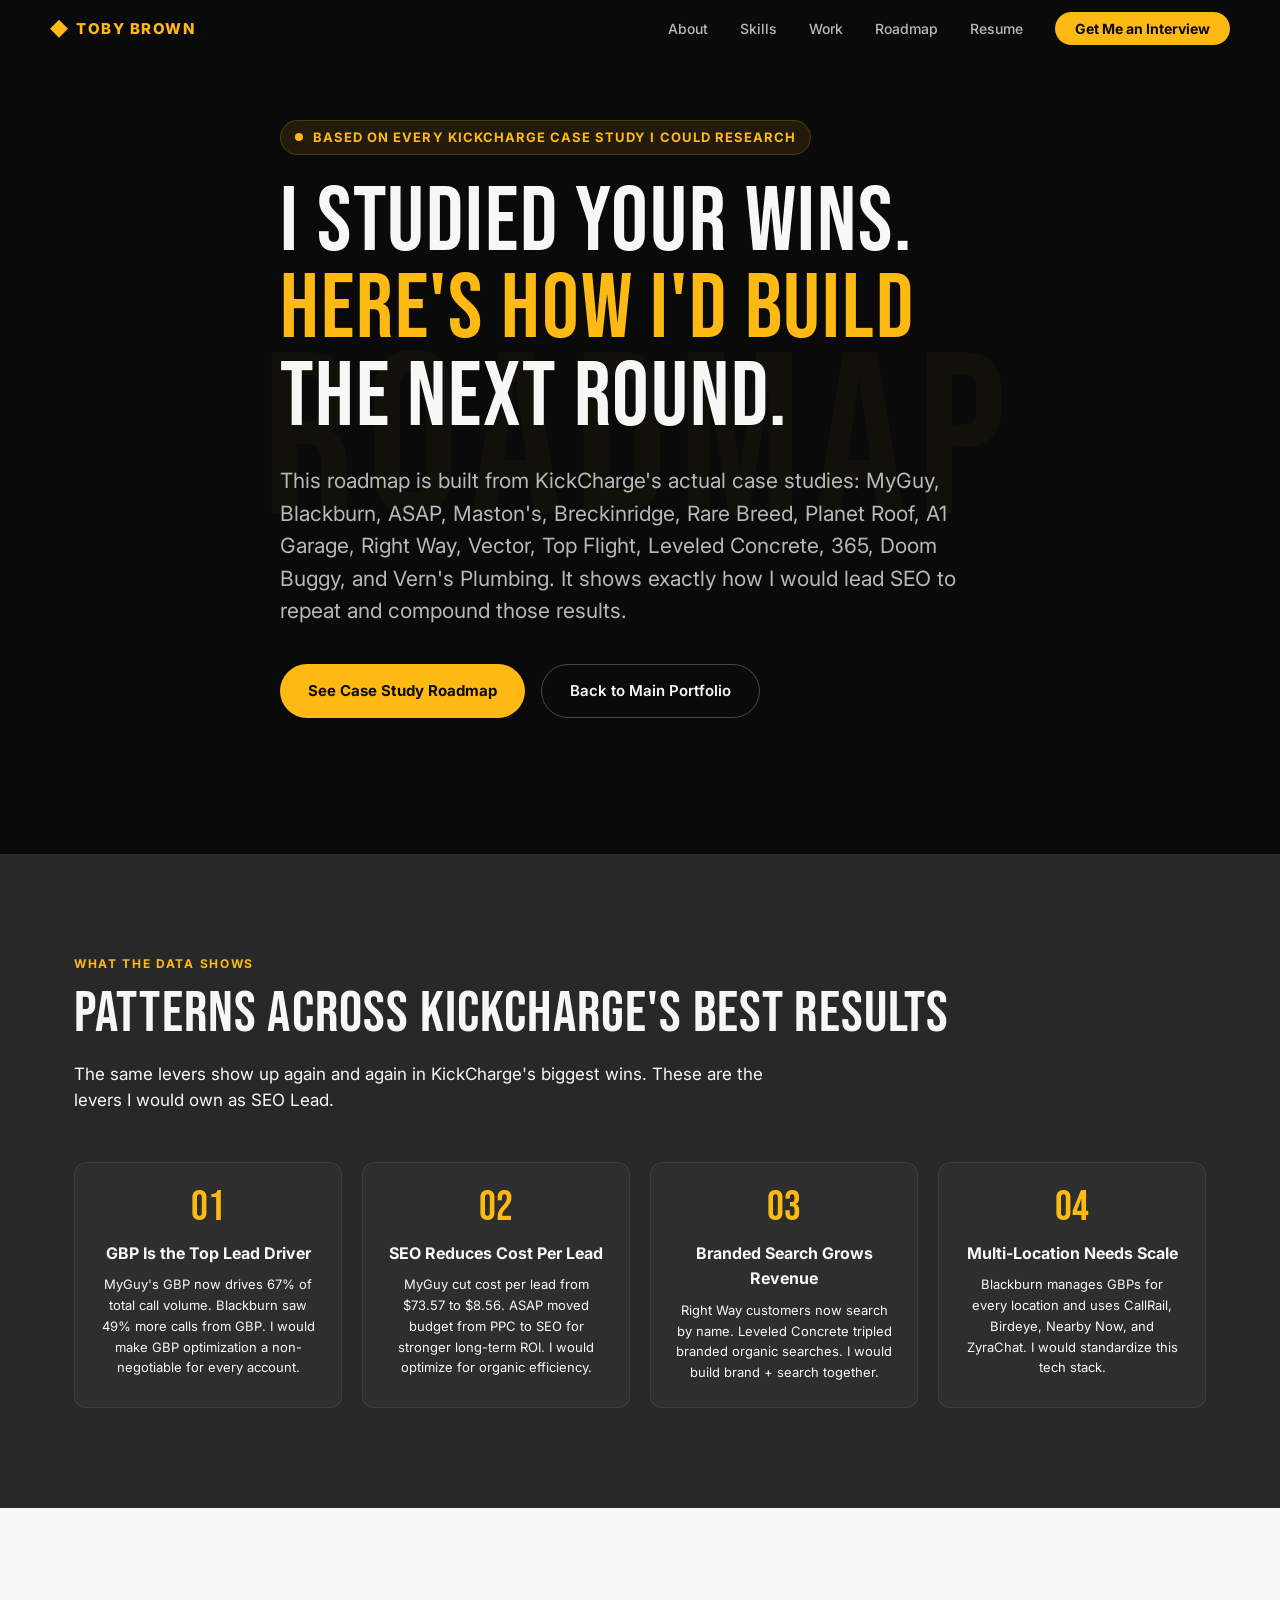
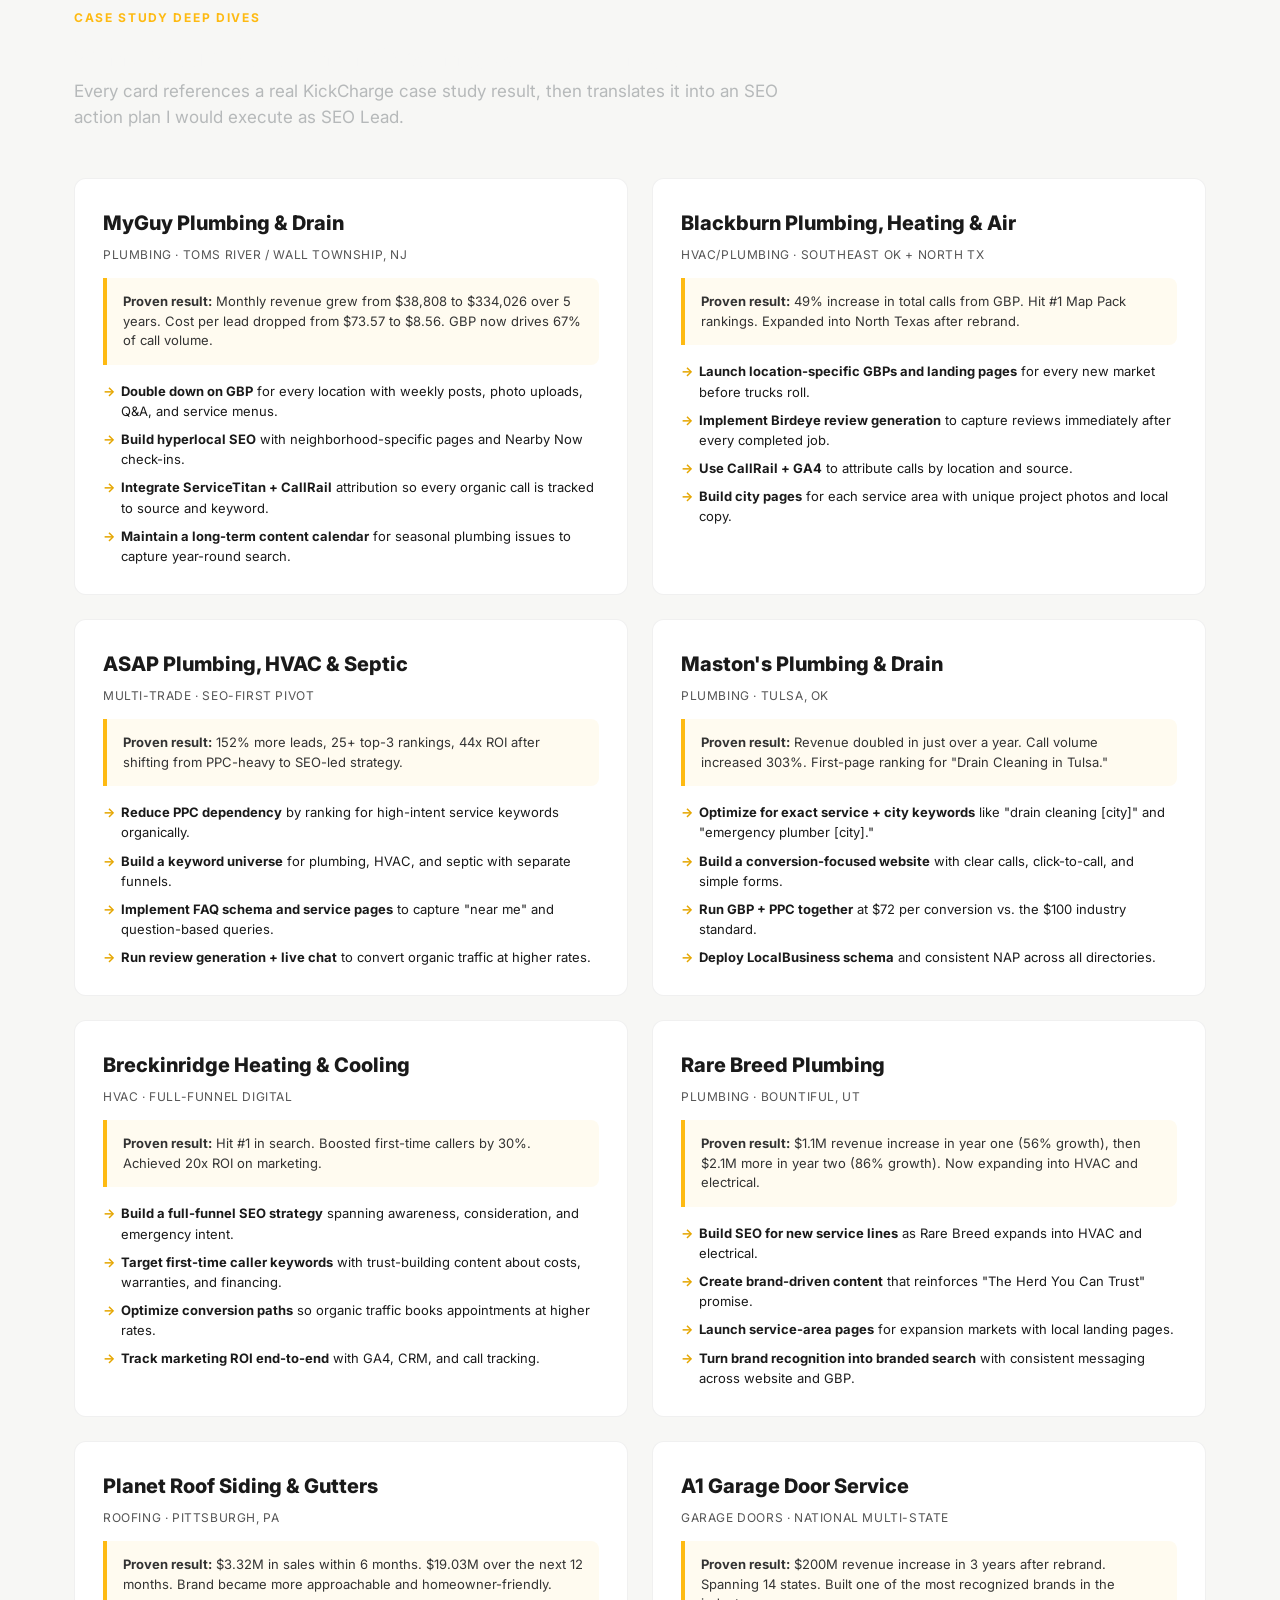
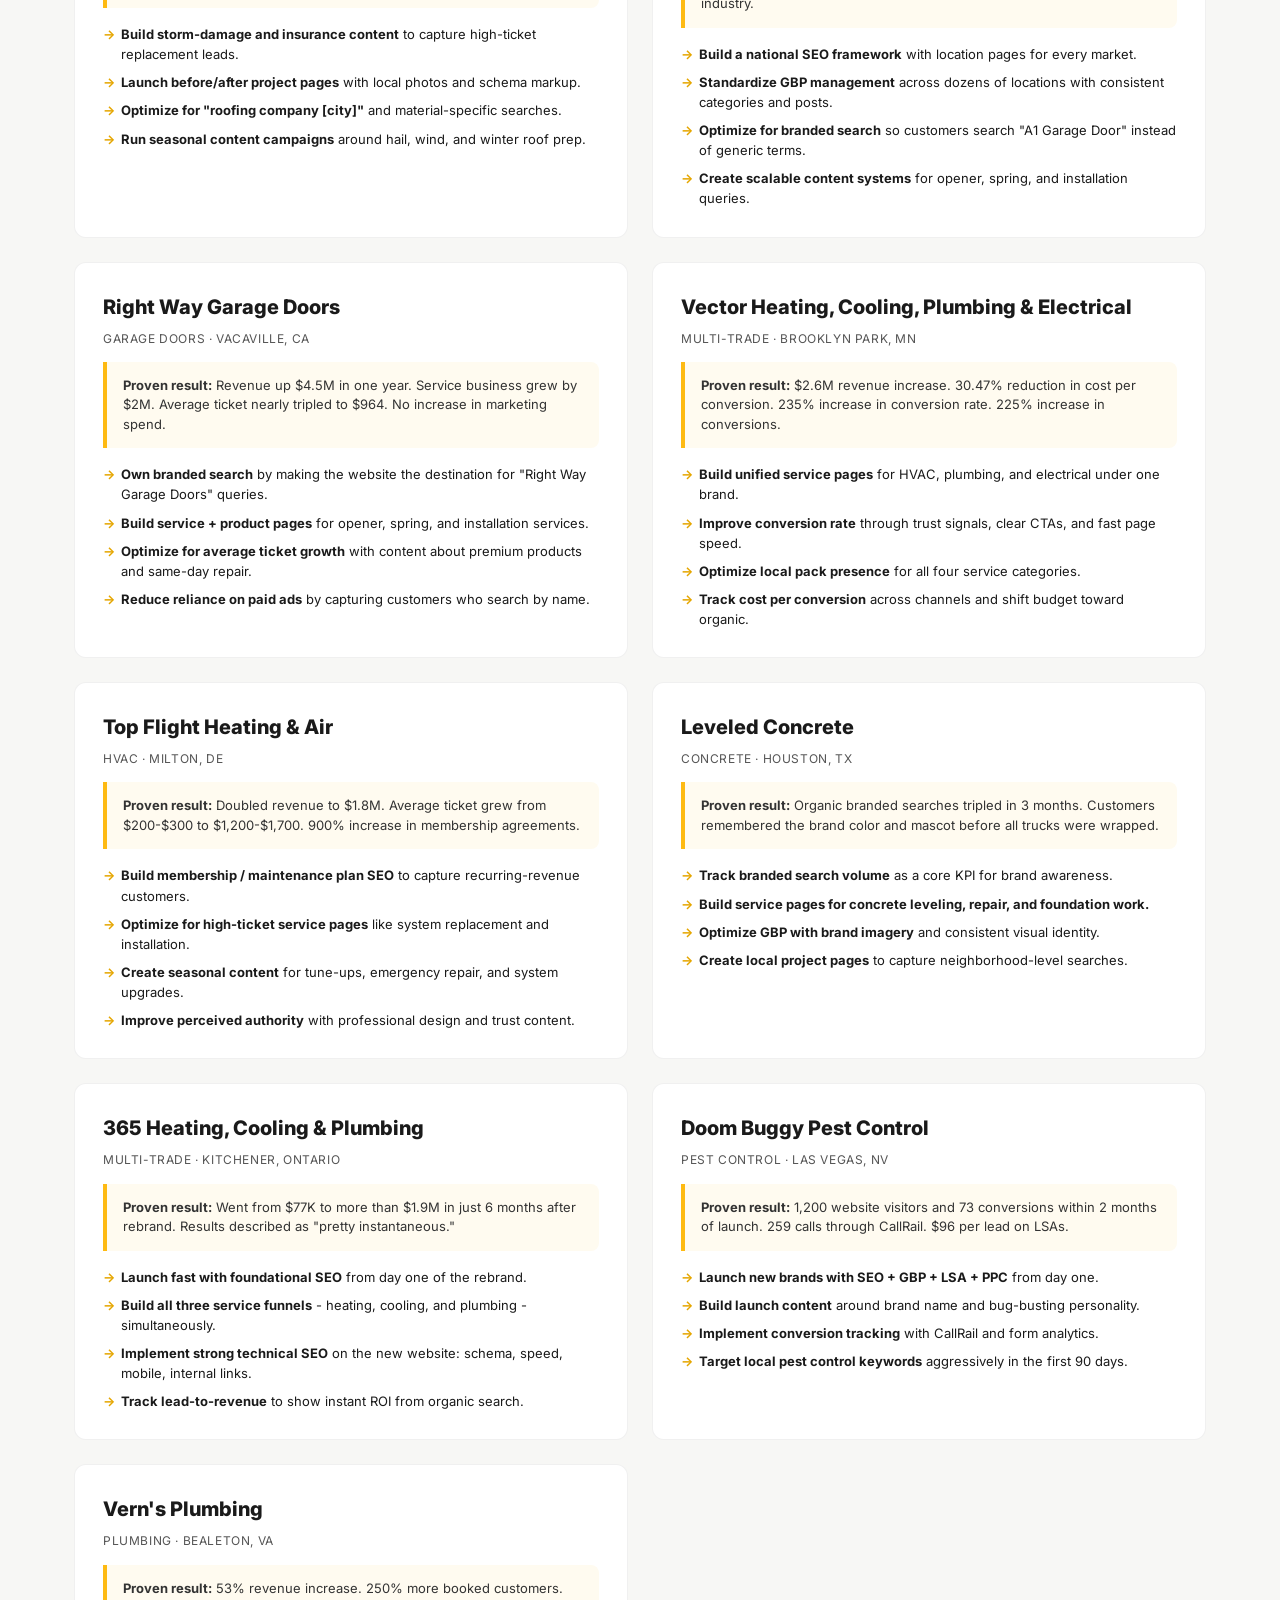
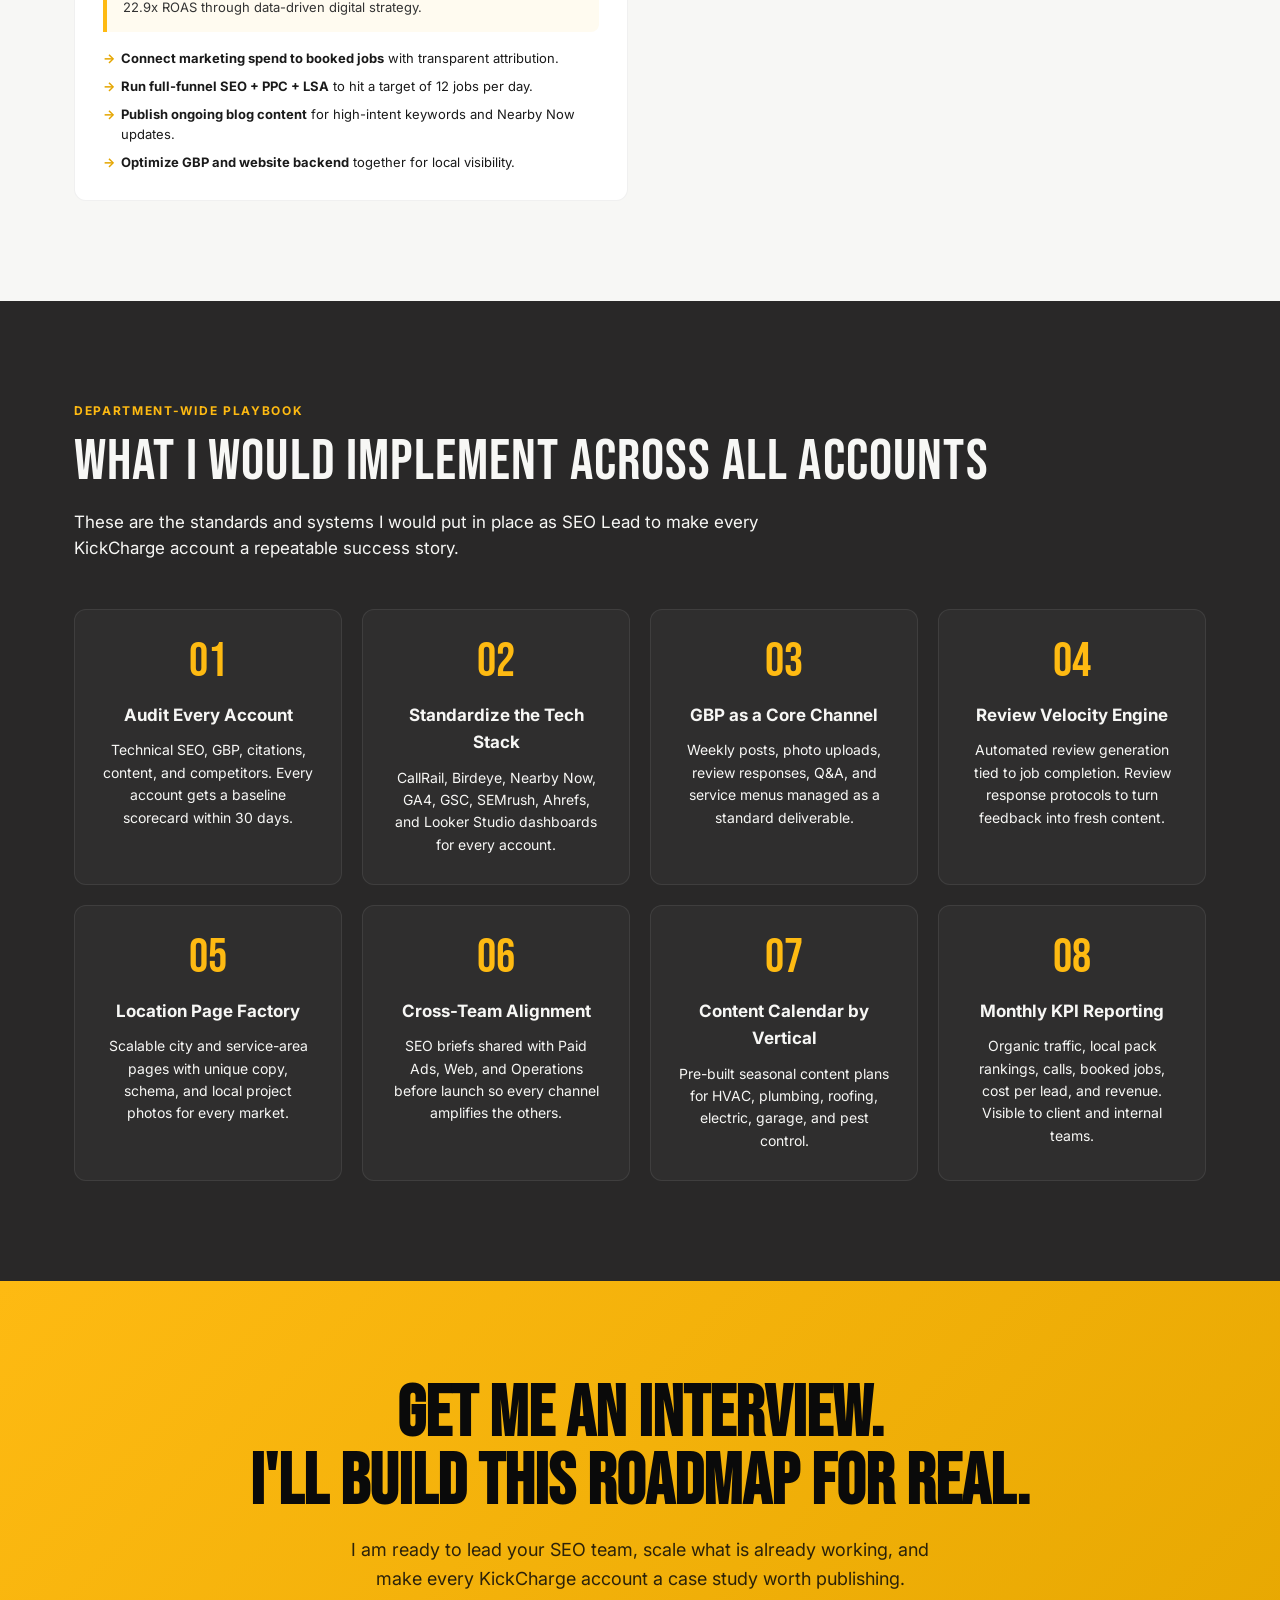
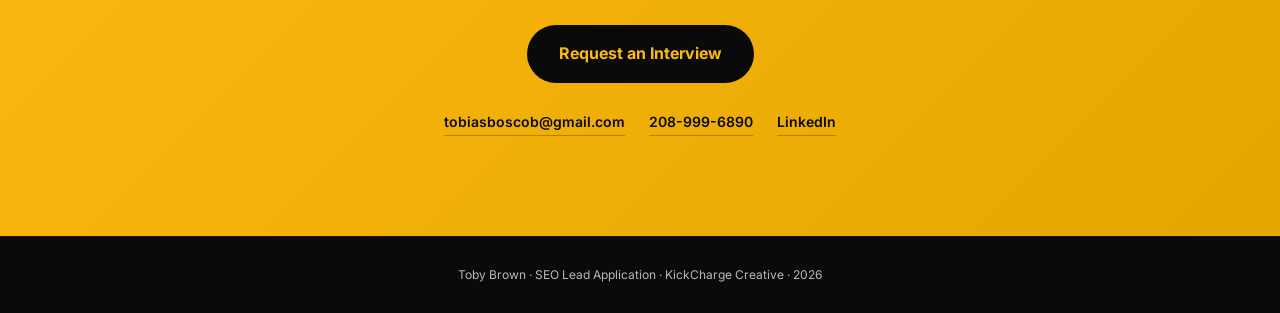
<file: kickcharge-roadmap.html>
<!DOCTYPE html>
<html lang="en">
<head>
  <meta charset="UTF-8" />
  <meta name="viewport" content="width=device-width, initial-scale=1.0" />
  <title>KickCharge Case Study SEO Roadmap | Toby Brown</title>
  <meta name="description" content="Detailed SEO roadmap based on KickCharge Creative's actual case studies. Written by Toby Brown for the SEO Lead role." />
  <link rel="preconnect" href="https://fonts.googleapis.com" />
  <link rel="preconnect" href="https://fonts.gstatic.com" crossorigin />
  <link href="https://fonts.googleapis.com/css2?family=Inter:wght@300;400;500;600;700;800;900&family=Bebas+Neue&display=swap" rel="stylesheet" />
  <link rel="stylesheet" href="style.css" />
  <style>
    .case-study-grid {
      display: grid;
      grid-template-columns: repeat(2, 1fr);
      gap: 24px;
      margin-top: 40px;
    }
    .case-study-card {
      background: var(--white);
      border: 1px solid rgba(0,0,0,0.06);
      border-radius: var(--radius);
      padding: 28px;
      transition: transform var(--transition), border-color var(--transition), box-shadow var(--transition);
    }
    .case-study-card:hover {
      transform: translateY(-4px);
      border-color: rgba(254,186,18,0.4);
      box-shadow: 0 16px 40px rgba(0,0,0,0.1);
    }
    .case-study-card h3 {
      font-size: 20px;
      font-weight: 800;
      color: var(--text-dark);
      margin-bottom: 6px;
    }
    .case-meta {
      font-size: 12px;
      color: var(--text-dark-dim);
      margin-bottom: 14px;
      text-transform: uppercase;
      letter-spacing: 0.05em;
    }
    .case-results {
      background: #fffbf0;
      border-left: 4px solid var(--gold);
      padding: 14px 16px;
      border-radius: 0 8px 8px 0;
      margin-bottom: 16px;
    }
    .case-results p {
      font-size: 13px;
      color: #333;
      line-height: 1.5;
      margin: 0;
    }
    .case-actions {
      list-style: none;
      display: flex;
      flex-direction: column;
      gap: 8px;
    }
    .case-actions li {
      font-size: 13px;
      color: var(--text-dark);
      padding-left: 18px;
      position: relative;
      line-height: 1.55;
    }
    .case-actions li::before {
      content: "\2192";
      position: absolute;
      left: 0;
      color: var(--gold-dark);
      font-weight: 700;
    }
    .roadmap-section {
      background: var(--off-white);
      padding: 100px 0;
    }
    .roadmap-section.section-dark {
      background: var(--charcoal);
    }
    .roadmap-section.section-dark h2,
    .roadmap-section.section-dark h3,
    .roadmap-section.section-dark p {
      color: var(--text);
    }
    .insight-grid {
      display: grid;
      grid-template-columns: repeat(4, 1fr);
      gap: 20px;
      margin-top: 40px;
    }
    .insight-card {
      background: rgba(255,255,255,0.03);
      border: 1px solid rgba(255,255,255,0.08);
      border-radius: var(--radius);
      padding: 24px;
      text-align: center;
    }
    .insight-num {
      font-family: var(--font-display);
      font-size: 42px;
      color: var(--gold);
      line-height: 1;
      margin-bottom: 12px;
    }
    .insight-card h3 {
      font-size: 16px;
      font-weight: 700;
      color: var(--text);
      margin-bottom: 8px;
    }
    .insight-card p {
      font-size: 13px;
      color: var(--text-dim);
      line-height: 1.6;
    }
    @media (max-width: 980px) {
      .case-study-grid, .insight-grid { grid-template-columns: 1fr; }
    }
  </style>
</head>
<body>

  <nav id="navbar">
    <div class="nav-inner">
      <span class="nav-logo">Toby Brown</span>
      <ul class="nav-links">
        <li><a href="index.html#about">About</a></li>
        <li><a href="index.html#skills">Skills</a></li>
        <li><a href="index.html#portfolio">Work</a></li>
        <li><a href="index.html#roadmap">Roadmap</a></li>
        <li><a href="index.html#docs">Resume</a></li>
        <li><a href="index.html#contact" class="nav-cta">Get Me an Interview</a></li>
      </ul>
    </div>
  </nav>

  <section id="hero" style="min-height: 70vh;">
    <div class="hero-bg-text">ROADMAP</div>
    <div class="hero-content">
      <div class="hero-eyebrow">
        <span class="dot"></span>
        Based on Every KickCharge Case Study I Could Research
      </div>
      <h1>
        I Studied Your Wins.<br />
        <span class="accent">Here's How I'd Build</span><br />
        The Next Round.
      </h1>
      <p class="hero-sub">
        This roadmap is built from KickCharge's actual case studies: MyGuy, Blackburn, ASAP, Maston's, Breckinridge, Rare Breed, Planet Roof, A1 Garage, Right Way, Vector, Top Flight, Leveled Concrete, 365, Doom Buggy, and Vern's Plumbing. It shows exactly how I would lead SEO to repeat and compound those results.
      </p>
      <div class="hero-actions">
        <a href="#case-studies" class="btn-primary">See Case Study Roadmap</a>
        <a href="index.html" class="btn-outline">Back to Main Portfolio</a>
      </div>
    </div>
  </section>

  <section class="roadmap-section section-dark">
    <div class="container">
      <div class="section-label">What the Data Shows</div>
      <h2>Patterns Across KickCharge's Best Results</h2>
      <p class="section-sub">The same levers show up again and again in KickCharge's biggest wins. These are the levers I would own as SEO Lead.</p>

      <div class="insight-grid">
        <div class="insight-card">
          <div class="insight-num">01</div>
          <h3>GBP Is the Top Lead Driver</h3>
          <p>MyGuy's GBP now drives 67% of total call volume. Blackburn saw 49% more calls from GBP. I would make GBP optimization a non-negotiable for every account.</p>
        </div>
        <div class="insight-card">
          <div class="insight-num">02</div>
          <h3>SEO Reduces Cost Per Lead</h3>
          <p>MyGuy cut cost per lead from $73.57 to $8.56. ASAP moved budget from PPC to SEO for stronger long-term ROI. I would optimize for organic efficiency.</p>
        </div>
        <div class="insight-card">
          <div class="insight-num">03</div>
          <h3>Branded Search Grows Revenue</h3>
          <p>Right Way customers now search by name. Leveled Concrete tripled branded organic searches. I would build brand + search together.</p>
        </div>
        <div class="insight-card">
          <div class="insight-num">04</div>
          <h3>Multi-Location Needs Scale</h3>
          <p>Blackburn manages GBPs for every location and uses CallRail, Birdeye, Nearby Now, and ZyraChat. I would standardize this tech stack.</p>
        </div>
      </div>
    </div>
  </section>

  <section id="case-studies" class="roadmap-section">
    <div class="container">
      <div class="section-label">Case Study Deep Dives</div>
      <h2>What I Would Do for Each KickCharge Client Archetype</h2>
      <p class="section-sub">Every card references a real KickCharge case study result, then translates it into an SEO action plan I would execute as SEO Lead.</p>

      <div class="case-study-grid">

        <div class="case-study-card">
          <h3>MyGuy Plumbing &amp; Drain</h3>
          <div class="case-meta">Plumbing &middot; Toms River / Wall Township, NJ</div>
          <div class="case-results">
            <p><strong>Proven result:</strong> Monthly revenue grew from $38,808 to $334,026 over 5 years. Cost per lead dropped from $73.57 to $8.56. GBP now drives 67% of call volume.</p>
          </div>
          <ul class="case-actions">
            <li><strong>Double down on GBP</strong> for every location with weekly posts, photo uploads, Q&amp;A, and service menus.</li>
            <li><strong>Build hyperlocal SEO</strong> with neighborhood-specific pages and Nearby Now check-ins.</li>
            <li><strong>Integrate ServiceTitan + CallRail</strong> attribution so every organic call is tracked to source and keyword.</li>
            <li><strong>Maintain a long-term content calendar</strong> for seasonal plumbing issues to capture year-round search.</li>
          </ul>
        </div>

        <div class="case-study-card">
          <h3>Blackburn Plumbing, Heating &amp; Air</h3>
          <div class="case-meta">HVAC/Plumbing &middot; Southeast OK + North TX</div>
          <div class="case-results">
            <p><strong>Proven result:</strong> 49% increase in total calls from GBP. Hit #1 Map Pack rankings. Expanded into North Texas after rebrand.</p>
          </div>
          <ul class="case-actions">
            <li><strong>Launch location-specific GBPs and landing pages</strong> for every new market before trucks roll.</li>
            <li><strong>Implement Birdeye review generation</strong> to capture reviews immediately after every completed job.</li>
            <li><strong>Use CallRail + GA4</strong> to attribute calls by location and source.</li>
            <li><strong>Build city pages</strong> for each service area with unique project photos and local copy.</li>
          </ul>
        </div>

        <div class="case-study-card">
          <h3>ASAP Plumbing, HVAC &amp; Septic</h3>
          <div class="case-meta">Multi-Trade &middot; SEO-First Pivot</div>
          <div class="case-results">
            <p><strong>Proven result:</strong> 152% more leads, 25+ top-3 rankings, 44x ROI after shifting from PPC-heavy to SEO-led strategy.</p>
          </div>
          <ul class="case-actions">
            <li><strong>Reduce PPC dependency</strong> by ranking for high-intent service keywords organically.</li>
            <li><strong>Build a keyword universe</strong> for plumbing, HVAC, and septic with separate funnels.</li>
            <li><strong>Implement FAQ schema and service pages</strong> to capture "near me" and question-based queries.</li>
            <li><strong>Run review generation + live chat</strong> to convert organic traffic at higher rates.</li>
          </ul>
        </div>

        <div class="case-study-card">
          <h3>Maston's Plumbing &amp; Drain</h3>
          <div class="case-meta">Plumbing &middot; Tulsa, OK</div>
          <div class="case-results">
            <p><strong>Proven result:</strong> Revenue doubled in just over a year. Call volume increased 303%. First-page ranking for "Drain Cleaning in Tulsa."</p>
          </div>
          <ul class="case-actions">
            <li><strong>Optimize for exact service + city keywords</strong> like "drain cleaning [city]" and "emergency plumber [city]."</li>
            <li><strong>Build a conversion-focused website</strong> with clear calls, click-to-call, and simple forms.</li>
            <li><strong>Run GBP + PPC together</strong> at $72 per conversion vs. the $100 industry standard.</li>
            <li><strong>Deploy LocalBusiness schema</strong> and consistent NAP across all directories.</li>
          </ul>
        </div>

        <div class="case-study-card">
          <h3>Breckinridge Heating &amp; Cooling</h3>
          <div class="case-meta">HVAC &middot; Full-Funnel Digital</div>
          <div class="case-results">
            <p><strong>Proven result:</strong> Hit #1 in search. Boosted first-time callers by 30%. Achieved 20x ROI on marketing.</p>
          </div>
          <ul class="case-actions">
            <li><strong>Build a full-funnel SEO strategy</strong> spanning awareness, consideration, and emergency intent.</li>
            <li><strong>Target first-time caller keywords</strong> with trust-building content about costs, warranties, and financing.</li>
            <li><strong>Optimize conversion paths</strong> so organic traffic books appointments at higher rates.</li>
            <li><strong>Track marketing ROI end-to-end</strong> with GA4, CRM, and call tracking.</li>
          </ul>
        </div>

        <div class="case-study-card">
          <h3>Rare Breed Plumbing</h3>
          <div class="case-meta">Plumbing &middot; Bountiful, UT</div>
          <div class="case-results">
            <p><strong>Proven result:</strong> $1.1M revenue increase in year one (56% growth), then $2.1M more in year two (86% growth). Now expanding into HVAC and electrical.</p>
          </div>
          <ul class="case-actions">
            <li><strong>Build SEO for new service lines</strong> as Rare Breed expands into HVAC and electrical.</li>
            <li><strong>Create brand-driven content</strong> that reinforces "The Herd You Can Trust" promise.</li>
            <li><strong>Launch service-area pages</strong> for expansion markets with local landing pages.</li>
            <li><strong>Turn brand recognition into branded search</strong> with consistent messaging across website and GBP.</li>
          </ul>
        </div>

        <div class="case-study-card">
          <h3>Planet Roof Siding &amp; Gutters</h3>
          <div class="case-meta">Roofing &middot; Pittsburgh, PA</div>
          <div class="case-results">
            <p><strong>Proven result:</strong> $3.32M in sales within 6 months. $19.03M over the next 12 months. Brand became more approachable and homeowner-friendly.</p>
          </div>
          <ul class="case-actions">
            <li><strong>Build storm-damage and insurance content</strong> to capture high-ticket replacement leads.</li>
            <li><strong>Launch before/after project pages</strong> with local photos and schema markup.</li>
            <li><strong>Optimize for "roofing company [city]"</strong> and material-specific searches.</li>
            <li><strong>Run seasonal content campaigns</strong> around hail, wind, and winter roof prep.</li>
          </ul>
        </div>

        <div class="case-study-card">
          <h3>A1 Garage Door Service</h3>
          <div class="case-meta">Garage Doors &middot; National Multi-State</div>
          <div class="case-results">
            <p><strong>Proven result:</strong> $200M revenue increase in 3 years after rebrand. Spanning 14 states. Built one of the most recognized brands in the industry.</p>
          </div>
          <ul class="case-actions">
            <li><strong>Build a national SEO framework</strong> with location pages for every market.</li>
            <li><strong>Standardize GBP management</strong> across dozens of locations with consistent categories and posts.</li>
            <li><strong>Optimize for branded search</strong> so customers search "A1 Garage Door" instead of generic terms.</li>
            <li><strong>Create scalable content systems</strong> for opener, spring, and installation queries.</li>
          </ul>
        </div>

        <div class="case-study-card">
          <h3>Right Way Garage Doors</h3>
          <div class="case-meta">Garage Doors &middot; Vacaville, CA</div>
          <div class="case-results">
            <p><strong>Proven result:</strong> Revenue up $4.5M in one year. Service business grew by $2M. Average ticket nearly tripled to $964. No increase in marketing spend.</p>
          </div>
          <ul class="case-actions">
            <li><strong>Own branded search</strong> by making the website the destination for "Right Way Garage Doors" queries.</li>
            <li><strong>Build service + product pages</strong> for opener, spring, and installation services.</li>
            <li><strong>Optimize for average ticket growth</strong> with content about premium products and same-day repair.</li>
            <li><strong>Reduce reliance on paid ads</strong> by capturing customers who search by name.</li>
          </ul>
        </div>

        <div class="case-study-card">
          <h3>Vector Heating, Cooling, Plumbing &amp; Electrical</h3>
          <div class="case-meta">Multi-Trade &middot; Brooklyn Park, MN</div>
          <div class="case-results">
            <p><strong>Proven result:</strong> $2.6M revenue increase. 30.47% reduction in cost per conversion. 235% increase in conversion rate. 225% increase in conversions.</p>
          </div>
          <ul class="case-actions">
            <li><strong>Build unified service pages</strong> for HVAC, plumbing, and electrical under one brand.</li>
            <li><strong>Improve conversion rate</strong> through trust signals, clear CTAs, and fast page speed.</li>
            <li><strong>Optimize local pack presence</strong> for all four service categories.</li>
            <li><strong>Track cost per conversion</strong> across channels and shift budget toward organic.</li>
          </ul>
        </div>

        <div class="case-study-card">
          <h3>Top Flight Heating &amp; Air</h3>
          <div class="case-meta">HVAC &middot; Milton, DE</div>
          <div class="case-results">
            <p><strong>Proven result:</strong> Doubled revenue to $1.8M. Average ticket grew from $200-$300 to $1,200-$1,700. 900% increase in membership agreements.</p>
          </div>
          <ul class="case-actions">
            <li><strong>Build membership / maintenance plan SEO</strong> to capture recurring-revenue customers.</li>
            <li><strong>Optimize for high-ticket service pages</strong> like system replacement and installation.</li>
            <li><strong>Create seasonal content</strong> for tune-ups, emergency repair, and system upgrades.</li>
            <li><strong>Improve perceived authority</strong> with professional design and trust content.</li>
          </ul>
        </div>

        <div class="case-study-card">
          <h3>Leveled Concrete</h3>
          <div class="case-meta">Concrete &middot; Houston, TX</div>
          <div class="case-results">
            <p><strong>Proven result:</strong> Organic branded searches tripled in 3 months. Customers remembered the brand color and mascot before all trucks were wrapped.</p>
          </div>
          <ul class="case-actions">
            <li><strong>Track branded search volume</strong> as a core KPI for brand awareness.</li>
            <li><strong>Build service pages for concrete leveling, repair, and foundation work.</strong></li>
            <li><strong>Optimize GBP with brand imagery</strong> and consistent visual identity.</li>
            <li><strong>Create local project pages</strong> to capture neighborhood-level searches.</li>
          </ul>
        </div>

        <div class="case-study-card">
          <h3>365 Heating, Cooling &amp; Plumbing</h3>
          <div class="case-meta">Multi-Trade &middot; Kitchener, Ontario</div>
          <div class="case-results">
            <p><strong>Proven result:</strong> Went from $77K to more than $1.9M in just 6 months after rebrand. Results described as "pretty instantaneous."</p>
          </div>
          <ul class="case-actions">
            <li><strong>Launch fast with foundational SEO</strong> from day one of the rebrand.</li>
            <li><strong>Build all three service funnels</strong> - heating, cooling, and plumbing - simultaneously.</li>
            <li><strong>Implement strong technical SEO</strong> on the new website: schema, speed, mobile, internal links.</li>
            <li><strong>Track lead-to-revenue</strong> to show instant ROI from organic search.</li>
          </ul>
        </div>

        <div class="case-study-card">
          <h3>Doom Buggy Pest Control</h3>
          <div class="case-meta">Pest Control &middot; Las Vegas, NV</div>
          <div class="case-results">
            <p><strong>Proven result:</strong> 1,200 website visitors and 73 conversions within 2 months of launch. 259 calls through CallRail. $96 per lead on LSAs.</p>
          </div>
          <ul class="case-actions">
            <li><strong>Launch new brands with SEO + GBP + LSA + PPC</strong> from day one.</li>
            <li><strong>Build launch content</strong> around brand name and bug-busting personality.</li>
            <li><strong>Implement conversion tracking</strong> with CallRail and form analytics.</li>
            <li><strong>Target local pest control keywords</strong> aggressively in the first 90 days.</li>
          </ul>
        </div>

        <div class="case-study-card">
          <h3>Vern's Plumbing</h3>
          <div class="case-meta">Plumbing &middot; Bealeton, VA</div>
          <div class="case-results">
            <p><strong>Proven result:</strong> 53% revenue increase. 250% more booked customers. 22.9x ROAS through data-driven digital strategy.</p>
          </div>
          <ul class="case-actions">
            <li><strong>Connect marketing spend to booked jobs</strong> with transparent attribution.</li>
            <li><strong>Run full-funnel SEO + PPC + LSA</strong> to hit a target of 12 jobs per day.</li>
            <li><strong>Publish ongoing blog content</strong> for high-intent keywords and Nearby Now updates.</li>
            <li><strong>Optimize GBP and website backend</strong> together for local visibility.</li>
          </ul>
        </div>

      </div>
    </div>
  </section>

  <section class="roadmap-section section-dark">
    <div class="container">
      <div class="section-label">Department-Wide Playbook</div>
      <h2>What I Would Implement Across All Accounts</h2>
      <p class="section-sub">These are the standards and systems I would put in place as SEO Lead to make every KickCharge account a repeatable success story.</p>

      <div class="process-grid">
        <div class="process-card">
          <div class="process-num">01</div>
          <h3>Audit Every Account</h3>
          <p>Technical SEO, GBP, citations, content, and competitors. Every account gets a baseline scorecard within 30 days.</p>
        </div>
        <div class="process-card">
          <div class="process-num">02</div>
          <h3>Standardize the Tech Stack</h3>
          <p>CallRail, Birdeye, Nearby Now, GA4, GSC, SEMrush, Ahrefs, and Looker Studio dashboards for every account.</p>
        </div>
        <div class="process-card">
          <div class="process-num">03</div>
          <h3>GBP as a Core Channel</h3>
          <p>Weekly posts, photo uploads, review responses, Q&amp;A, and service menus managed as a standard deliverable.</p>
        </div>
        <div class="process-card">
          <div class="process-num">04</div>
          <h3>Review Velocity Engine</h3>
          <p>Automated review generation tied to job completion. Review response protocols to turn feedback into fresh content.</p>
        </div>
        <div class="process-card">
          <div class="process-num">05</div>
          <h3>Location Page Factory</h3>
          <p>Scalable city and service-area pages with unique copy, schema, and local project photos for every market.</p>
        </div>
        <div class="process-card">
          <div class="process-num">06</div>
          <h3>Cross-Team Alignment</h3>
          <p>SEO briefs shared with Paid Ads, Web, and Operations before launch so every channel amplifies the others.</p>
        </div>
        <div class="process-card">
          <div class="process-num">07</div>
          <h3>Content Calendar by Vertical</h3>
          <p>Pre-built seasonal content plans for HVAC, plumbing, roofing, electric, garage, and pest control.</p>
        </div>
        <div class="process-card">
          <div class="process-num">08</div>
          <h3>Monthly KPI Reporting</h3>
          <p>Organic traffic, local pack rankings, calls, booked jobs, cost per lead, and revenue. Visible to client and internal teams.</p>
        </div>
      </div>
    </div>
  </section>

  <section id="contact">
    <div class="container">
      <h2>Get Me an Interview.<br />I'll Build This Roadmap for Real.</h2>
      <p>I am ready to lead your SEO team, scale what is already working, and make every KickCharge account a case study worth publishing.</p>
      <a href="mailto:tobiasboscob@gmail.com?subject=KickCharge%20SEO%20Lead%20Interview%20Request" class="btn-primary">Request an Interview</a>
      <div class="contact-links">
        <a href="mailto:tobiasboscob@gmail.com">tobiasboscob@gmail.com</a>
        <a href="tel:208-999-6890">208-999-6890</a>
        <a href="https://www.linkedin.com/in/tobias-brown-352503311/?skipRedirect=true" target="_blank">LinkedIn</a>
      </div>
    </div>
  </section>

  <footer>
    <div class="container">
      <p>Toby Brown &middot; SEO Lead Application &middot; KickCharge Creative &middot; 2026</p>
    </div>
  </footer>

  <script>
    const navbar = document.getElementById('navbar');
    window.addEventListener('scroll', () => {
      if (window.scrollY > 50) navbar.classList.add('scrolled');
      else navbar.classList.remove('scrolled');
    });
  </script>
</body>
</html>
</file>
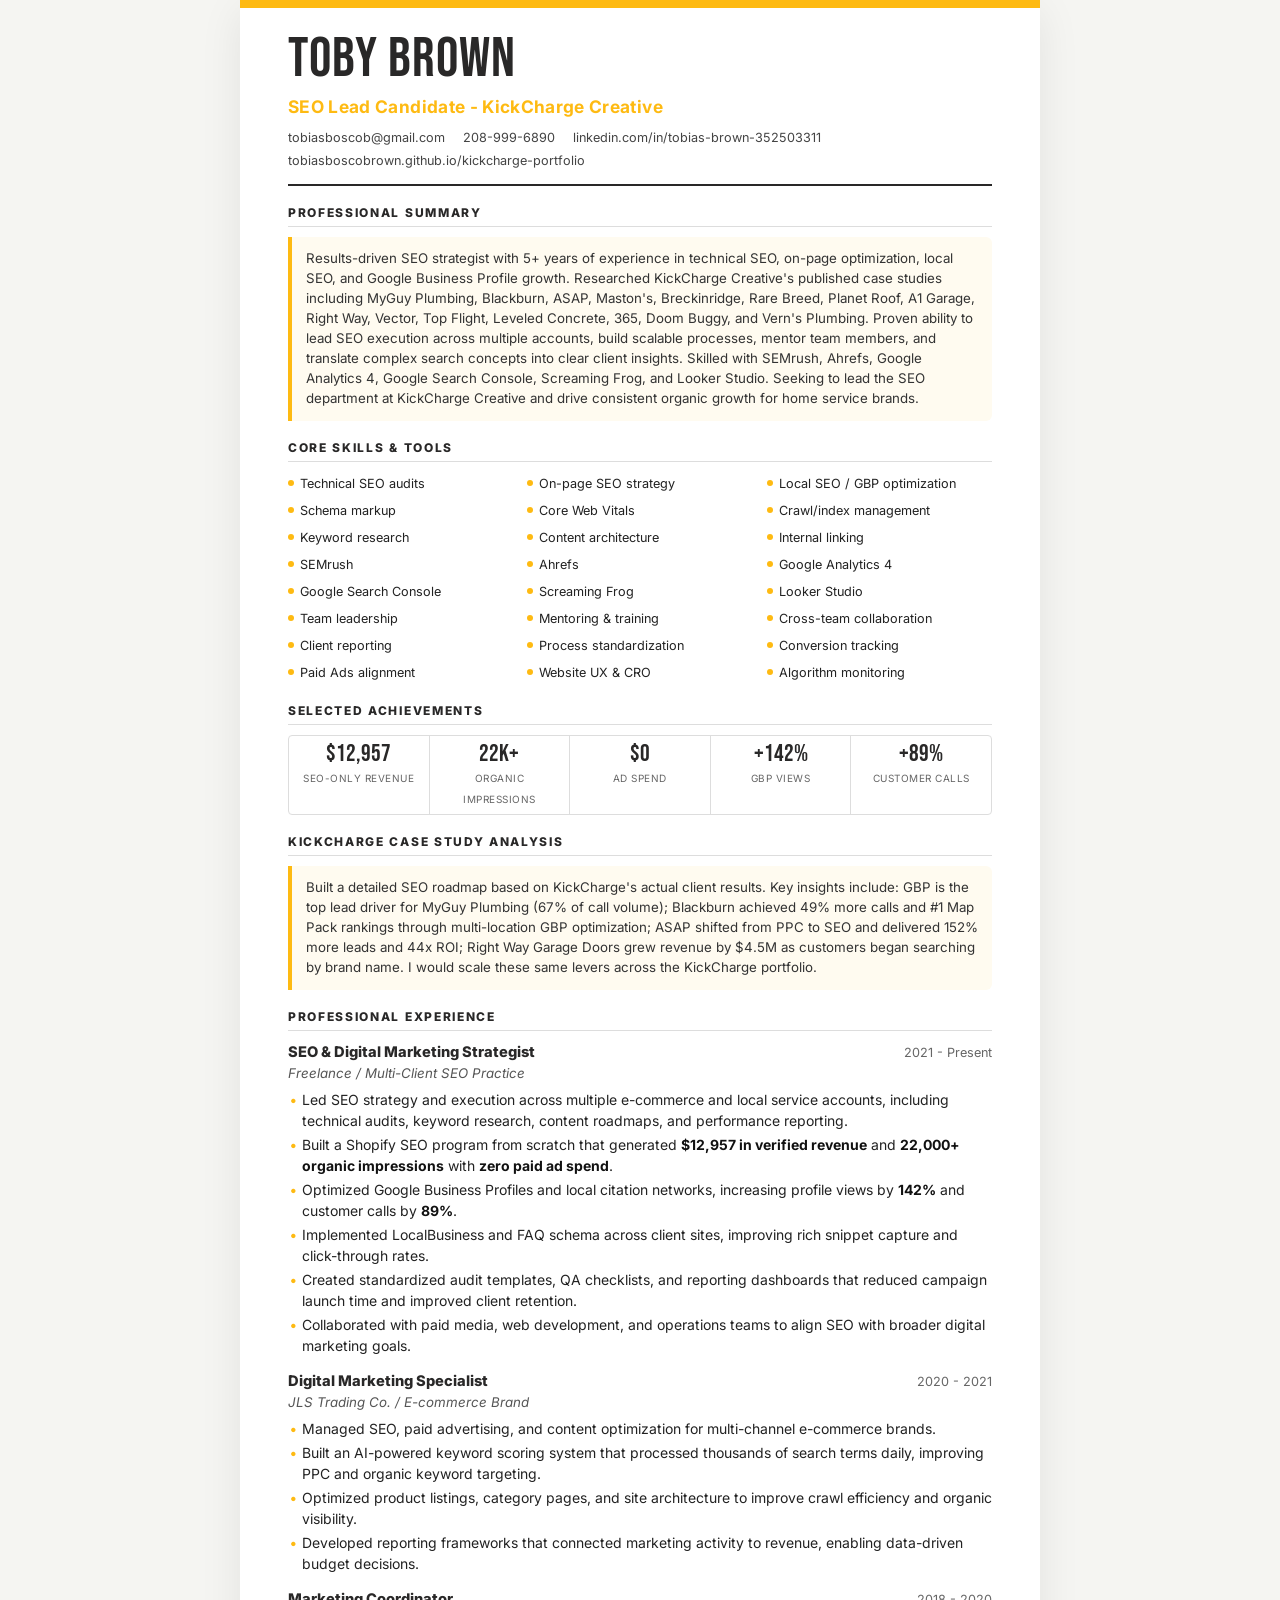
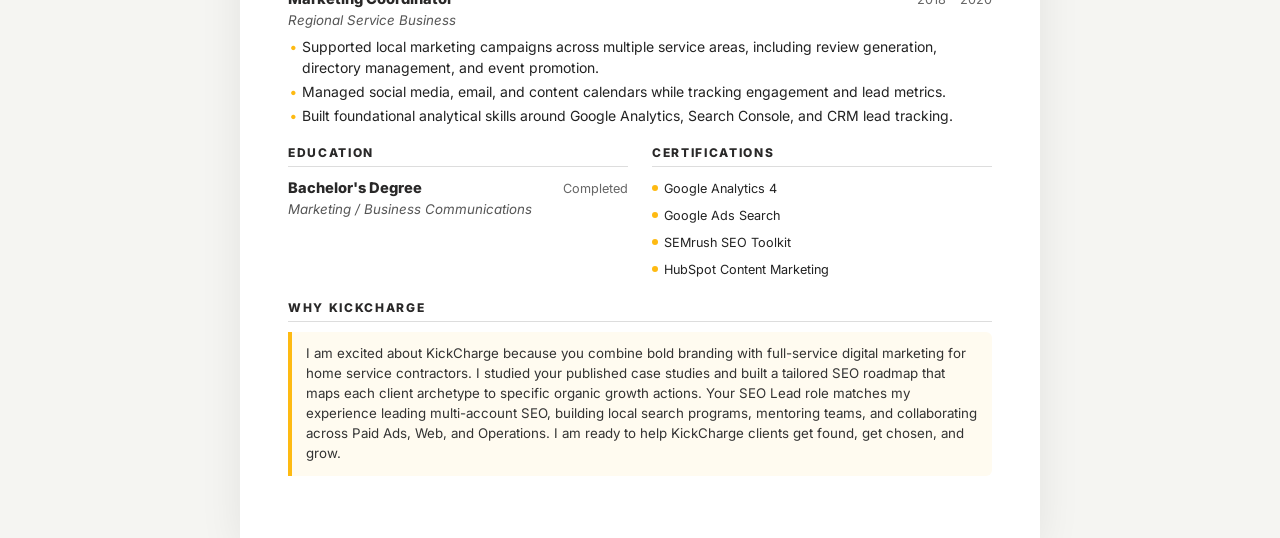
<file: resume.html>
<!DOCTYPE html>
<html lang="en">
<head>
  <meta charset="UTF-8" />
  <meta name="viewport" content="width=device-width, initial-scale=1.0" />
  <title>Toby Brown - SEO Lead Resume | KickCharge Creative</title>
  <meta name="description" content="Resume for Toby Brown, SEO Lead candidate at KickCharge Creative." />
  <link href="https://fonts.googleapis.com/css2?family=Inter:wght@400;600;700;800&family=Bebas+Neue&display=swap" rel="stylesheet" />
  <style>
    * { margin: 0; padding: 0; box-sizing: border-box; }
    body {
      font-family: 'Inter', sans-serif;
      font-size: 10.5pt;
      color: #1a1a1a;
      background: #f5f5f2;
      line-height: 1.5;
    }
    .page {
      max-width: 800px;
      margin: 0 auto;
      background: #fff;
      padding: 44px 48px;
      box-shadow: 0 10px 40px rgba(0,0,0,0.08);
    }
    .top-bar {
      height: 8px;
      background: #feba12;
      margin: -44px -48px 24px;
    }
    .header { border-bottom: 2px solid #292828; padding-bottom: 14px; margin-bottom: 18px; }
    .name {
      font-family: 'Bebas Neue', 'Inter', sans-serif;
      font-size: 42pt;
      letter-spacing: 1px;
      color: #292828;
      line-height: 1;
      margin-bottom: 6px;
    }
    .title-line {
      font-size: 13pt;
      font-weight: 700;
      color: #feba12;
      margin-bottom: 8px;
      letter-spacing: 0.02em;
    }
    .contact-line {
      font-size: 9.5pt;
      color: #444;
      display: flex;
      flex-wrap: wrap;
      gap: 4px 18px;
    }
    .contact-line a {
      color: #444;
      text-decoration: none;
    }
    .contact-line a:hover {
      color: #154fc1;
      text-decoration: underline;
    }
    .section { margin-bottom: 18px; }
    .section-title {
      font-size: 9pt;
      font-weight: 800;
      letter-spacing: 0.14em;
      text-transform: uppercase;
      color: #292828;
      border-bottom: 1px solid #ddd;
      padding-bottom: 4px;
      margin-bottom: 10px;
    }
    .summary p {
      font-size: 10.5pt;
      line-height: 1.55;
      color: #222;
    }
    .skills-grid {
      display: grid;
      grid-template-columns: repeat(3, 1fr);
      gap: 4px 14px;
    }
    .skill-item {
      font-size: 9.5pt;
      color: #222;
      padding: 2px 0;
      display: flex;
      align-items: center;
      gap: 6px;
    }
    .skill-item::before {
      content: "";
      width: 6px;
      height: 6px;
      background: #feba12;
      border-radius: 50%;
      flex-shrink: 0;
    }
    .job { margin-bottom: 14px; }
    .job-header {
      display: flex;
      justify-content: space-between;
      align-items: baseline;
      flex-wrap: wrap;
      gap: 4px;
      margin-bottom: 1px;
    }
    .job-title {
      font-size: 11pt;
      font-weight: 800;
      color: #292828;
    }
    .job-dates {
      font-size: 9.5pt;
      color: #666;
      white-space: nowrap;
    }
    .job-company {
      font-size: 10pt;
      color: #555;
      font-style: italic;
      margin-bottom: 5px;
    }
    .job-bullets {
      list-style: none;
      padding: 0;
    }
    .job-bullets li {
      font-size: 10.5pt;
      color: #222;
      padding-left: 14px;
      position: relative;
      margin-bottom: 3px;
      line-height: 1.5;
    }
    .job-bullets li::before {
      content: "\2022";
      position: absolute;
      left: 2px;
      color: #feba12;
      font-weight: 700;
    }
    .metrics-bar {
      display: flex;
      gap: 0;
      margin: 8px 0 4px;
      border: 1px solid #ddd;
      border-radius: 4px;
      overflow: hidden;
    }
    .metric-box {
      flex: 1;
      text-align: center;
      padding: 6px 8px;
      border-right: 1px solid #ddd;
    }
    .metric-box:last-child { border-right: none; }
    .metric-num {
      font-family: 'Bebas Neue', sans-serif;
      font-size: 18pt;
      color: #292828;
      display: block;
      line-height: 1;
    }
    .metric-label {
      font-size: 7.5pt;
      color: #666;
      text-transform: uppercase;
      letter-spacing: 0.05em;
    }
    .two-col {
      display: grid;
      grid-template-columns: 1fr 1fr;
      gap: 24px;
    }
    .highlight-box {
      background: #fffbf0;
      border-left: 4px solid #feba12;
      padding: 12px 14px;
      border-radius: 0 6px 6px 0;
      margin-bottom: 14px;
    }
    .highlight-box p {
      font-size: 10pt;
      color: #333;
      line-height: 1.5;
    }
    strong { font-weight: 700; color: #111; }
    a { color: #154fc1; text-decoration: none; }
    @media print {
      body { background: #fff; }
      .page { box-shadow: none; padding: 0; }
      .top-bar { margin: 0 0 20px; }
    }
    @media (max-width: 600px) {
      .page { padding: 28px; }
      .top-bar { margin: -28px -28px 20px; }
      .skills-grid, .two-col { grid-template-columns: 1fr; }
      .job-header { flex-direction: column; }
    }
  </style>
</head>
<body>
  <div class="page">
    <div class="top-bar"></div>

    <div class="header">
      <div class="name">TOBY BROWN</div>
      <div class="title-line">SEO Lead Candidate - KickCharge Creative</div>
      <div class="contact-line">
        <span><a href="mailto:tobiasboscob@gmail.com">tobiasboscob@gmail.com</a></span>
        <span><a href="tel:208-999-6890">208-999-6890</a></span>
        <span><a href="https://www.linkedin.com/in/tobias-brown-352503311/?skipRedirect=true" target="_blank">linkedin.com/in/tobias-brown-352503311</a></span>
        <span><a href="https://tobiasboscobrown.github.io/kickcharge-portfolio/" target="_blank">tobiasboscobrown.github.io/kickcharge-portfolio</a></span>
      </div>
    </div>

    <div class="section summary">
      <div class="section-title">Professional Summary</div>
      <div class="highlight-box">
        <p>Results-driven SEO strategist with 5+ years of experience in technical SEO, on-page optimization, local SEO, and Google Business Profile growth. Researched KickCharge Creative's published case studies including MyGuy Plumbing, Blackburn, ASAP, Maston's, Breckinridge, Rare Breed, Planet Roof, A1 Garage, Right Way, Vector, Top Flight, Leveled Concrete, 365, Doom Buggy, and Vern's Plumbing. Proven ability to lead SEO execution across multiple accounts, build scalable processes, mentor team members, and translate complex search concepts into clear client insights. Skilled with SEMrush, Ahrefs, Google Analytics 4, Google Search Console, Screaming Frog, and Looker Studio. Seeking to lead the SEO department at KickCharge Creative and drive consistent organic growth for home service brands.</p>
      </div>
    </div>

    <div class="section">
      <div class="section-title">Core Skills &amp; Tools</div>
      <div class="skills-grid">
        <div class="skill-item">Technical SEO audits</div>
        <div class="skill-item">On-page SEO strategy</div>
        <div class="skill-item">Local SEO / GBP optimization</div>
        <div class="skill-item">Schema markup</div>
        <div class="skill-item">Core Web Vitals</div>
        <div class="skill-item">Crawl/index management</div>
        <div class="skill-item">Keyword research</div>
        <div class="skill-item">Content architecture</div>
        <div class="skill-item">Internal linking</div>
        <div class="skill-item">SEMrush</div>
        <div class="skill-item">Ahrefs</div>
        <div class="skill-item">Google Analytics 4</div>
        <div class="skill-item">Google Search Console</div>
        <div class="skill-item">Screaming Frog</div>
        <div class="skill-item">Looker Studio</div>
        <div class="skill-item">Team leadership</div>
        <div class="skill-item">Mentoring &amp; training</div>
        <div class="skill-item">Cross-team collaboration</div>
        <div class="skill-item">Client reporting</div>
        <div class="skill-item">Process standardization</div>
        <div class="skill-item">Conversion tracking</div>
        <div class="skill-item">Paid Ads alignment</div>
        <div class="skill-item">Website UX &amp; CRO</div>
        <div class="skill-item">Algorithm monitoring</div>
      </div>
    </div>

    <div class="section">
      <div class="section-title">Selected Achievements</div>
      <div class="metrics-bar">
        <div class="metric-box"><span class="metric-num">$12,957</span><span class="metric-label">SEO-Only Revenue</span></div>
        <div class="metric-box"><span class="metric-num">22K+</span><span class="metric-label">Organic Impressions</span></div>
        <div class="metric-box"><span class="metric-num">$0</span><span class="metric-label">Ad Spend</span></div>
        <div class="metric-box"><span class="metric-num">+142%</span><span class="metric-label">GBP Views</span></div>
        <div class="metric-box"><span class="metric-num">+89%</span><span class="metric-label">Customer Calls</span></div>
      </div>
    </div>

    <div class="section">
      <div class="section-title">KickCharge Case Study Analysis</div>
      <div class="highlight-box">
        <p>Built a detailed SEO roadmap based on KickCharge's actual client results. Key insights include: GBP is the top lead driver for MyGuy Plumbing (67% of call volume); Blackburn achieved 49% more calls and #1 Map Pack rankings through multi-location GBP optimization; ASAP shifted from PPC to SEO and delivered 152% more leads and 44x ROI; Right Way Garage Doors grew revenue by $4.5M as customers began searching by brand name. I would scale these same levers across the KickCharge portfolio.</p>
      </div>
    </div>

    <div class="section">
      <div class="section-title">Professional Experience</div>

      <div class="job">
        <div class="job-header">
          <span class="job-title">SEO &amp; Digital Marketing Strategist</span>
          <span class="job-dates">2021 - Present</span>
        </div>
        <div class="job-company">Freelance / Multi-Client SEO Practice</div>
        <ul class="job-bullets">
          <li>Led SEO strategy and execution across multiple e-commerce and local service accounts, including technical audits, keyword research, content roadmaps, and performance reporting.</li>
          <li>Built a Shopify SEO program from scratch that generated <strong>$12,957 in verified revenue</strong> and <strong>22,000+ organic impressions</strong> with <strong>zero paid ad spend</strong>.</li>
          <li>Optimized Google Business Profiles and local citation networks, increasing profile views by <strong>142%</strong> and customer calls by <strong>89%</strong>.</li>
          <li>Implemented LocalBusiness and FAQ schema across client sites, improving rich snippet capture and click-through rates.</li>
          <li>Created standardized audit templates, QA checklists, and reporting dashboards that reduced campaign launch time and improved client retention.</li>
          <li>Collaborated with paid media, web development, and operations teams to align SEO with broader digital marketing goals.</li>
        </ul>
      </div>

      <div class="job">
        <div class="job-header">
          <span class="job-title">Digital Marketing Specialist</span>
          <span class="job-dates">2020 - 2021</span>
        </div>
        <div class="job-company">JLS Trading Co. / E-commerce Brand</div>
        <ul class="job-bullets">
          <li>Managed SEO, paid advertising, and content optimization for multi-channel e-commerce brands.</li>
          <li>Built an AI-powered keyword scoring system that processed thousands of search terms daily, improving PPC and organic keyword targeting.</li>
          <li>Optimized product listings, category pages, and site architecture to improve crawl efficiency and organic visibility.</li>
          <li>Developed reporting frameworks that connected marketing activity to revenue, enabling data-driven budget decisions.</li>
        </ul>
      </div>

      <div class="job">
        <div class="job-header">
          <span class="job-title">Marketing Coordinator</span>
          <span class="job-dates">2018 - 2020</span>
        </div>
        <div class="job-company">Regional Service Business</div>
        <ul class="job-bullets">
          <li>Supported local marketing campaigns across multiple service areas, including review generation, directory management, and event promotion.</li>
          <li>Managed social media, email, and content calendars while tracking engagement and lead metrics.</li>
          <li>Built foundational analytical skills around Google Analytics, Search Console, and CRM lead tracking.</li>
        </ul>
      </div>
    </div>

    <div class="two-col">
      <div class="section">
        <div class="section-title">Education</div>
        <div class="job">
          <div class="job-header">
            <span class="job-title">Bachelor's Degree</span>
            <span class="job-dates">Completed</span>
          </div>
          <div class="job-company">Marketing / Business Communications</div>
        </div>
      </div>

      <div class="section">
        <div class="section-title">Certifications</div>
        <div class="skills-grid" style="grid-template-columns: 1fr;">
          <div class="skill-item">Google Analytics 4</div>
          <div class="skill-item">Google Ads Search</div>
          <div class="skill-item">SEMrush SEO Toolkit</div>
          <div class="skill-item">HubSpot Content Marketing</div>
        </div>
      </div>
    </div>

    <div class="section">
      <div class="section-title">Why KickCharge</div>
      <div class="highlight-box">
        <p>I am excited about KickCharge because you combine bold branding with full-service digital marketing for home service contractors. I studied your published case studies and built a tailored SEO roadmap that maps each client archetype to specific organic growth actions. Your SEO Lead role matches my experience leading multi-account SEO, building local search programs, mentoring teams, and collaborating across Paid Ads, Web, and Operations. I am ready to help KickCharge clients get found, get chosen, and grow.</p>
      </div>
    </div>

  </div>
</body>
</html>
</file>
<file: style.css>
/* ===== KICKCHARGE BRAND =====
   Primary: #feba12 (KickCharge gold)
   Dark:    #292828 (charcoal)
   Black:   #000000
   White:   #ffffff
   Accent:  #154fc1 (electric blue)
   Font:    Inter + Bebas Neue
   ===== */

*, *::before, *::after { box-sizing: border-box; margin: 0; padding: 0; }

:root {
  --gold: #feba12;
  --gold-dark: #e5a600;
  --gold-glow: rgba(254,186,18,0.22);
  --charcoal: #292828;
  --charcoal-light: #333232;
  --charcoal-dark: #1e1e1e;
  --black: #0a0a0a;
  --white: #ffffff;
  --off-white: #f7f7f5;
  --text: #f7f7f5;
  --text-dim: #b6b9ba;
  --text-dark: #1a1a1a;
  --text-dark-dim: #555555;
  --blue: #154fc1;
  --font-body: 'Inter', sans-serif;
  --font-display: 'Bebas Neue', 'Inter', sans-serif;
  --radius: 12px;
  --radius-sm: 8px;
  --transition: 0.25s ease;
}

html { scroll-behavior: smooth; }

body {
  font-family: var(--font-body);
  background: var(--charcoal);
  color: var(--text);
  line-height: 1.6;
  overflow-x: hidden;
}

.container {
  max-width: 1180px;
  margin: 0 auto;
  padding: 0 24px;
}

a { text-decoration: none; color: inherit; }

/* ===== NAV ===== */
#navbar {
  position: fixed;
  top: 0; left: 0; right: 0;
  z-index: 100;
  padding: 16px 24px;
  transition: background var(--transition), backdrop-filter var(--transition), border-color var(--transition);
  border-bottom: 1px solid transparent;
}

#navbar.scrolled {
  background: rgba(41,40,40,0.95);
  backdrop-filter: blur(12px);
  -webkit-backdrop-filter: blur(12px);
  border-bottom-color: rgba(255,255,255,0.08);
}

.nav-inner {
  max-width: 1180px;
  margin: 0 auto;
  display: flex;
  align-items: center;
  justify-content: space-between;
}

.nav-logo {
  font-family: var(--font-body);
  font-weight: 800;
  font-size: 15px;
  letter-spacing: 0.1em;
  color: var(--gold);
  text-transform: uppercase;
  display: flex;
  align-items: center;
  gap: 8px;
}

.nav-logo::before {
  content: "";
  display: inline-block;
  width: 18px;
  height: 18px;
  background: var(--gold);
  clip-path: polygon(50% 0%, 100% 50%, 50% 100%, 0% 50%);
}

.nav-links {
  display: flex;
  align-items: center;
  gap: 32px;
  list-style: none;
}

.nav-links a {
  font-size: 14px;
  font-weight: 500;
  color: var(--text-dim);
  transition: color var(--transition);
}

.nav-links a:hover { color: var(--text); }

.nav-links a.nav-cta {
  background: var(--gold);
  color: var(--black);
  padding: 8px 20px;
  border-radius: 100px;
  font-weight: 700;
  transition: background var(--transition), transform var(--transition), box-shadow var(--transition);
}

.nav-links a.nav-cta:hover {
  background: var(--gold-dark);
  transform: translateY(-1px);
  box-shadow: 0 6px 24px var(--gold-glow);
}

.hamburger {
  display: none;
  background: none;
  border: none;
  color: var(--text);
  font-size: 22px;
  cursor: pointer;
}

/* ===== HERO ===== */
#hero {
  min-height: 100vh;
  display: flex;
  flex-direction: column;
  justify-content: center;
  padding: 120px 24px 80px;
  position: relative;
  overflow: hidden;
  background: var(--black);
}

.hero-bg-text {
  position: absolute;
  top: 52%;
  left: 50%;
  transform: translate(-50%, -50%);
  font-family: var(--font-display);
  font-size: clamp(100px, 18vw, 260px);
  color: rgba(254,186,18,0.035);
  pointer-events: none;
  user-select: none;
  white-space: nowrap;
  letter-spacing: 0.05em;
  z-index: 0;
}

.hero-content {
  max-width: 900px;
  margin: 0 auto;
  position: relative;
  z-index: 1;
}

.hero-eyebrow {
  display: inline-flex;
  align-items: center;
  gap: 10px;
  font-size: 13px;
  font-weight: 700;
  letter-spacing: 0.08em;
  text-transform: uppercase;
  color: var(--gold);
  margin-bottom: 24px;
  background: rgba(254,186,18,0.1);
  border: 1px solid rgba(254,186,18,0.2);
  padding: 6px 14px;
  border-radius: 100px;
}

.hero-eyebrow .dot {
  width: 8px;
  height: 8px;
  background: var(--gold);
  border-radius: 50%;
  animation: pulse 2s infinite;
}

@keyframes pulse {
  0%, 100% { opacity: 1; transform: scale(1); }
  50% { opacity: 0.6; transform: scale(1.2); }
}

#hero h1 {
  font-family: var(--font-display);
  font-size: clamp(52px, 8vw, 92px);
  line-height: 0.95;
  letter-spacing: 0.02em;
  font-weight: 400;
  margin-bottom: 24px;
}

#hero h1 .accent { color: var(--gold); }

.hero-sub {
  font-size: clamp(17px, 2.2vw, 21px);
  color: var(--text-dim);
  max-width: 720px;
  margin-bottom: 36px;
  line-height: 1.55;
}

.hero-actions {
  display: flex;
  gap: 16px;
  flex-wrap: wrap;
  margin-bottom: 56px;
}

.btn-primary {
  display: inline-flex;
  align-items: center;
  gap: 8px;
  background: var(--gold);
  color: var(--black);
  padding: 14px 28px;
  border-radius: 100px;
  font-weight: 700;
  font-size: 15px;
  transition: background var(--transition), transform var(--transition), box-shadow var(--transition);
}

.btn-primary:hover {
  background: var(--gold-dark);
  transform: translateY(-2px);
  box-shadow: 0 10px 32px rgba(254,186,18,0.25);
}

.btn-outline {
  display: inline-flex;
  align-items: center;
  gap: 8px;
  border: 1.5px solid rgba(255,255,255,0.25);
  color: var(--text);
  padding: 14px 28px;
  border-radius: 100px;
  font-weight: 600;
  font-size: 15px;
  transition: border-color var(--transition), color var(--transition), background var(--transition);
}

.btn-outline:hover {
  border-color: var(--gold);
  color: var(--gold);
  background: rgba(254,186,18,0.06);
}

.hero-stats {
  display: flex;
  align-items: center;
  gap: 28px;
  flex-wrap: wrap;
}

.stat { display: flex; flex-direction: column; gap: 4px; }

.stat-num {
  font-family: var(--font-display);
  font-size: clamp(32px, 4vw, 46px);
  color: var(--gold);
  line-height: 1;
}

.stat-label {
  font-size: 12px;
  color: var(--text-dim);
  letter-spacing: 0.05em;
  text-transform: uppercase;
  max-width: 120px;
}

.stat-divider {
  width: 1px;
  height: 40px;
  background: rgba(255,255,255,0.12);
}

.hero-scroll-hint {
  position: absolute;
  bottom: 28px;
  left: 50%;
  transform: translateX(-50%);
  font-size: 12px;
  color: var(--text-dim);
  letter-spacing: 0.08em;
  text-transform: uppercase;
  display: flex;
  align-items: center;
  gap: 8px;
  animation: bounce 2s infinite;
}

@keyframes bounce {
  0%, 100% { transform: translateX(-50%) translateY(0); }
  50% { transform: translateX(-50%) translateY(6px); }
}

/* ===== SECTIONS ===== */
section { padding: 100px 0; }

.section-dark { background: var(--charcoal); }
.section-light { background: var(--off-white); color: var(--text-dark); }
.section-black { background: var(--black); }

.section-label {
  font-size: 12px;
  font-weight: 700;
  letter-spacing: 0.14em;
  text-transform: uppercase;
  color: var(--gold);
  margin-bottom: 12px;
}

.section-light .section-label { color: var(--gold-dark); }

.section-dark h2,
.section-black h2 {
  font-family: var(--font-display);
  font-size: clamp(38px, 5vw, 58px);
  line-height: 1;
  letter-spacing: 0.02em;
  font-weight: 400;
  margin-bottom: 18px;
}

.section-light h2 {
  font-family: var(--font-display);
  font-size: clamp(38px, 5vw, 58px);
  line-height: 1;
  letter-spacing: 0.02em;
  font-weight: 400;
  margin-bottom: 18px;
  color: var(--text-dark);
}

.section-sub {
  font-size: 17px;
  color: var(--text-dim);
  max-width: 720px;
  margin-bottom: 48px;
  line-height: 1.55;
}

.section-light .section-sub { color: var(--text-dark-dim); }

.accent { color: var(--gold); }
.accent-dark { color: var(--gold-dark); }

/* ===== WHY CARDS ===== */
.why-grid {
  display: grid;
  grid-template-columns: repeat(2, 1fr);
  gap: 24px;
}

.why-card {
  background: rgba(255,255,255,0.03);
  border: 1px solid rgba(255,255,255,0.08);
  border-radius: var(--radius);
  padding: 32px;
  transition: transform var(--transition), border-color var(--transition), background var(--transition);
}

.why-card:hover {
  transform: translateY(-4px);
  border-color: rgba(254,186,18,0.35);
  background: rgba(255,255,255,0.05);
}

.why-icon {
  width: 48px;
  height: 48px;
  border-radius: var(--radius-sm);
  display: flex;
  align-items: center;
  justify-content: center;
  margin-bottom: 18px;
  font-size: 22px;
  background: rgba(254,186,18,0.12);
  color: var(--gold);
}

.why-card h3 {
  font-size: 20px;
  font-weight: 700;
  margin-bottom: 12px;
  color: var(--text);
}

.why-card p {
  font-size: 15px;
  color: var(--text-dim);
  line-height: 1.6;
}

.section-light .why-card {
  background: var(--white);
  border: 1px solid rgba(0,0,0,0.06);
}

.section-light .why-card:hover {
  border-color: rgba(254,186,18,0.5);
}

.section-light .why-card h3 { color: var(--text-dark); }
.section-light .why-card p { color: var(--text-dark-dim); }

/* ===== SKILLS ===== */
.skills-categories {
  display: grid;
  grid-template-columns: repeat(3, 1fr);
  gap: 20px;
}

.skill-category {
  background: rgba(255,255,255,0.03);
  border: 1px solid rgba(255,255,255,0.08);
  border-radius: var(--radius);
  padding: 24px;
  transition: border-color var(--transition), background var(--transition);
}

.skill-category:hover {
  border-color: rgba(254,186,18,0.3);
  background: rgba(255,255,255,0.05);
}

.skill-cat-header {
  display: flex;
  align-items: center;
  gap: 10px;
  margin-bottom: 18px;
}

.skill-cat-header h3 {
  font-size: 16px;
  font-weight: 700;
  color: var(--text);
}

.section-light .skill-cat-header h3 { color: var(--text-dark); }

.skill-tags {
  display: flex;
  flex-wrap: wrap;
  gap: 8px;
}

.skill-tag {
  font-size: 12px;
  font-weight: 600;
  padding: 6px 12px;
  border-radius: 100px;
  letter-spacing: 0.02em;
}

.skill-tag.expert {
  background: rgba(254,186,18,0.14);
  color: var(--gold);
  border: 1px solid rgba(254,186,18,0.25);
}

.skill-tag.strong {
  background: rgba(255,255,255,0.06);
  color: var(--text-dim);
  border: 1px solid rgba(255,255,255,0.1);
}

.section-light .skill-tag.expert {
  background: rgba(254,186,18,0.14);
  color: #9a6d00;
  border-color: rgba(254,186,18,0.35);
}

.section-light .skill-tag.strong {
  background: rgba(0,0,0,0.05);
  color: var(--text-dark-dim);
  border-color: rgba(0,0,0,0.08);
}

.skill-legend {
  margin-top: 28px;
  display: flex;
  gap: 20px;
  font-size: 13px;
  color: var(--text-dim);
}

.section-light .skill-legend { color: var(--text-dark-dim); }

/* ===== PORTFOLIO ===== */
.portfolio-grid {
  display: grid;
  grid-template-columns: repeat(2, 1fr);
  gap: 24px;
}

.portfolio-card {
  background: rgba(255,255,255,0.03);
  border: 1px solid rgba(255,255,255,0.08);
  border-radius: var(--radius);
  overflow: hidden;
  transition: transform var(--transition), border-color var(--transition), box-shadow var(--transition);
}

.portfolio-card:hover {
  transform: translateY(-5px);
  border-color: rgba(254,186,18,0.3);
  box-shadow: 0 20px 50px rgba(0,0,0,0.25);
}

.portfolio-card.featured {
  grid-column: span 2;
  display: grid;
  grid-template-columns: 1fr 1fr;
}

.portfolio-card-badge {
  position: absolute;
  top: 18px;
  left: 18px;
  background: var(--gold);
  color: var(--black);
  font-size: 11px;
  font-weight: 800;
  letter-spacing: 0.06em;
  text-transform: uppercase;
  padding: 5px 12px;
  border-radius: 100px;
  z-index: 2;
}

.portfolio-card-img {
  position: relative;
  min-height: 220px;
  background: var(--charcoal-light);
  display: flex;
  align-items: center;
  justify-content: center;
  overflow: hidden;
}

.portfolio-card.featured .portfolio-card-img { min-height: 320px; }

.portfolio-card-content { padding: 28px; }

.portfolio-card-content h3 {
  font-size: 20px;
  font-weight: 700;
  margin-bottom: 10px;
  color: var(--text);
}

.portfolio-card-content p {
  font-size: 14px;
  color: var(--text-dim);
  line-height: 1.6;
  margin-bottom: 18px;
}

.portfolio-metrics {
  display: flex;
  gap: 20px;
  margin-bottom: 18px;
  flex-wrap: wrap;
}

.metric {
  display: flex;
  flex-direction: column;
  gap: 2px;
}

.metric-val {
  font-family: var(--font-display);
  font-size: 24px;
  color: var(--gold);
  line-height: 1;
}

.metric-key {
  font-size: 11px;
  color: var(--text-dim);
  letter-spacing: 0.05em;
  text-transform: uppercase;
}

.portfolio-tags {
  display: flex;
  flex-wrap: wrap;
  gap: 8px;
}

.portfolio-tags span {
  font-size: 11px;
  font-weight: 600;
  color: var(--text-dim);
  background: rgba(255,255,255,0.05);
  padding: 4px 10px;
  border-radius: 100px;
  border: 1px solid rgba(255,255,255,0.08);
}

/* ===== SEO AUDIT MOCKUP ===== */
.audit-mock {
  width: 90%;
  background: var(--black);
  border-radius: 10px;
  overflow: hidden;
  border: 1px solid rgba(255,255,255,0.08);
}

.audit-mock-header {
  display: flex;
  align-items: center;
  gap: 8px;
  padding: 12px 16px;
  background: rgba(255,255,255,0.04);
  border-bottom: 1px solid rgba(255,255,255,0.08);
}

.audit-dot { width: 10px; height: 10px; border-radius: 50%; }
.audit-dot.red { background: #ff5f57; }
.audit-dot.yellow { background: #febc2e; }
.audit-dot.green { background: #28c840; }

.audit-mock-title {
  font-size: 11px;
  color: var(--text-dim);
  margin-left: 8px;
  letter-spacing: 0.05em;
}

.audit-rows { padding: 16px; }

.audit-row {
  display: flex;
  align-items: center;
  justify-content: space-between;
  padding: 10px 0;
  border-bottom: 1px solid rgba(255,255,255,0.05);
}

.audit-row:last-child { border-bottom: none; }

.audit-check {
  width: 18px;
  height: 18px;
  border-radius: 50%;
  display: flex;
  align-items: center;
  justify-content: center;
  font-size: 10px;
  font-weight: 800;
}

.audit-check.pass {
  background: rgba(40,200,64,0.15);
  color: #28c840;
}

.audit-check.warn {
  background: rgba(254,188,46,0.15);
  color: var(--gold);
}

.audit-check.fail {
  background: rgba(255,95,87,0.15);
  color: #ff5f57;
}

.audit-label {
  font-size: 12px;
  color: var(--text-dim);
  margin-left: 12px;
  flex: 1;
}

/* ===== GBP MOCKUP ===== */
.gbp-mock {
  width: 85%;
  background: var(--white);
  border-radius: 10px;
  padding: 18px;
  box-shadow: 0 10px 40px rgba(0,0,0,0.25);
}

.gbp-header {
  display: flex;
  gap: 12px;
  margin-bottom: 14px;
}

.gbp-logo {
  width: 42px;
  height: 42px;
  border-radius: 8px;
  background: var(--gold);
  display: flex;
  align-items: center;
  justify-content: center;
  font-weight: 800;
  color: var(--black);
  font-size: 14px;
}

.gbp-info { flex: 1; }

.gbp-line {
  height: 10px;
  border-radius: 4px;
  background: #eee;
  margin-bottom: 8px;
}

.gbp-line.short { width: 55%; }
.gbp-line.medium { width: 75%; }

.gbp-stars {
  display: flex;
  gap: 4px;
  margin-bottom: 10px;
}

.gbp-star {
  color: var(--gold);
  font-size: 14px;
}

.gbp-metrics {
  display: flex;
  gap: 12px;
  margin-top: 12px;
}

.gbp-metric {
  background: #f5f5f5;
  border-radius: 6px;
  padding: 8px 10px;
  flex: 1;
  text-align: center;
}

.gbp-metric-val {
  font-size: 16px;
  font-weight: 800;
  color: var(--text-dark);
}

.gbp-metric-label {
  font-size: 9px;
  color: var(--text-dark-dim);
  text-transform: uppercase;
  letter-spacing: 0.05em;
}

/* ===== ROADMAP ===== */
.brand-tabs {
  display: flex;
  gap: 10px;
  margin-bottom: 28px;
  flex-wrap: wrap;
}

.brand-tab {
  background: transparent;
  border: 1.5px solid rgba(0,0,0,0.1);
  color: var(--text-dark-dim);
  padding: 10px 20px;
  border-radius: 100px;
  font-size: 13px;
  font-weight: 600;
  cursor: pointer;
  transition: all var(--transition);
}

.brand-tab:hover {
  border-color: var(--gold-dark);
  color: var(--text-dark);
}

.brand-tab.active {
  background: var(--gold);
  border-color: var(--gold);
  color: var(--black);
}

.brand-roadmap {
  display: none;
  background: var(--white);
  border: 1px solid rgba(0,0,0,0.06);
  border-radius: var(--radius);
  padding: 32px;
}

.brand-roadmap.active { display: block; }

.roadmap-header {
  display: grid;
  grid-template-columns: 1fr 1fr;
  gap: 32px;
  padding-bottom: 28px;
  border-bottom: 1px solid rgba(0,0,0,0.08);
  margin-bottom: 28px;
}

.roadmap-brand-name {
  font-size: 22px;
  font-weight: 800;
  color: var(--text-dark);
  margin-bottom: 6px;
}

.roadmap-brand-url {
  font-size: 13px;
  color: var(--text-dark-dim);
}

.roadmap-verdict {
  background: rgba(254,186,18,0.08);
  border-left: 4px solid var(--gold);
  padding: 18px 22px;
  border-radius: 0 var(--radius-sm) var(--radius-sm) 0;
}

.verdict-label {
  font-size: 11px;
  font-weight: 800;
  letter-spacing: 0.08em;
  text-transform: uppercase;
  color: var(--gold-dark);
  margin-bottom: 8px;
}

.verdict-text {
  font-size: 14px;
  color: var(--text-dark);
  line-height: 1.55;
}

.roadmap-channels {
  display: grid;
  grid-template-columns: repeat(2, 1fr);
  gap: 24px;
}

.channel-block {
  background: var(--off-white);
  border: 1px solid rgba(0,0,0,0.05);
  border-radius: var(--radius-sm);
  overflow: hidden;
}

.channel-header {
  display: flex;
  align-items: center;
  gap: 10px;
  padding: 16px 18px;
  background: rgba(0,0,0,0.03);
  border-bottom: 1px solid rgba(0,0,0,0.05);
}

.channel-icon {
  width: 24px;
  height: 24px;
  border-radius: 50%;
  background: var(--gold);
  color: var(--black);
  display: flex;
  align-items: center;
  justify-content: center;
  font-size: 12px;
  font-weight: 800;
}

.channel-name {
  font-size: 14px;
  font-weight: 700;
  color: var(--text-dark);
  flex: 1;
}

.channel-priority {
  font-size: 10px;
  font-weight: 800;
  letter-spacing: 0.05em;
  text-transform: uppercase;
  padding: 4px 10px;
  border-radius: 100px;
}

.channel-priority.high {
  background: rgba(254,186,18,0.15);
  color: #9a6d00;
}

.channel-priority.medium {
  background: rgba(0,0,0,0.06);
  color: var(--text-dark-dim);
}

.channel-body { padding: 18px; }

.channel-thesis {
  font-size: 13px;
  color: var(--text-dark-dim);
  line-height: 1.6;
  margin-bottom: 14px;
}

.channel-actions {
  list-style: none;
  display: flex;
  flex-direction: column;
  gap: 10px;
}

.channel-actions li {
  font-size: 13px;
  color: var(--text-dark);
  padding-left: 18px;
  position: relative;
  line-height: 1.55;
}

.channel-actions li::before {
  content: "\2192";
  position: absolute;
  left: 0;
  color: var(--gold-dark);
  font-weight: 700;
}

/* ===== PROCESS ===== */
.process-grid {
  display: grid;
  grid-template-columns: repeat(4, 1fr);
  gap: 20px;
}

.process-card {
  background: rgba(255,255,255,0.03);
  border: 1px solid rgba(255,255,255,0.08);
  border-radius: var(--radius);
  padding: 28px;
  text-align: center;
  transition: transform var(--transition), border-color var(--transition);
}

.process-card:hover {
  transform: translateY(-4px);
  border-color: rgba(254,186,18,0.35);
}

.process-num {
  font-family: var(--font-display);
  font-size: 48px;
  color: var(--gold);
  line-height: 1;
  margin-bottom: 16px;
}

.process-card h3 {
  font-size: 17px;
  font-weight: 700;
  margin-bottom: 10px;
  color: var(--text);
}

.process-card p {
  font-size: 14px;
  color: var(--text-dim);
  line-height: 1.6;
}

/* ===== RESUME / COVER LINKS ===== */
.doc-grid {
  display: grid;
  grid-template-columns: repeat(2, 1fr);
  gap: 24px;
}

.doc-card {
  display: flex;
  align-items: center;
  gap: 20px;
  background: rgba(255,255,255,0.03);
  border: 1px solid rgba(255,255,255,0.08);
  border-radius: var(--radius);
  padding: 28px;
  transition: all var(--transition);
}

.doc-card:hover {
  border-color: rgba(254,186,18,0.35);
  background: rgba(255,255,255,0.05);
  transform: translateY(-3px);
}

.doc-icon {
  width: 56px;
  height: 56px;
  border-radius: 50%;
  background: rgba(254,186,18,0.12);
  color: var(--gold);
  display: flex;
  align-items: center;
  justify-content: center;
  font-size: 22px;
  flex-shrink: 0;
}

.doc-info { flex: 1; }

.doc-info h3 {
  font-size: 18px;
  font-weight: 700;
  margin-bottom: 4px;
  color: var(--text);
}

.doc-info p {
  font-size: 13px;
  color: var(--text-dim);
}

.doc-arrow {
  color: var(--gold);
  font-size: 20px;
}

/* ===== CONTACT ===== */
#contact {
  background: linear-gradient(135deg, var(--gold) 0%, var(--gold-dark) 100%);
  color: var(--black);
  text-align: center;
}

#contact h2 {
  font-family: var(--font-display);
  font-size: clamp(44px, 6vw, 72px);
  line-height: 0.95;
  margin-bottom: 18px;
}

#contact p {
  font-size: 18px;
  max-width: 620px;
  margin: 0 auto 32px;
  opacity: 0.85;
}

#contact .btn-primary {
  background: var(--black);
  color: var(--gold);
  font-size: 16px;
  padding: 16px 32px;
}

#contact .btn-primary:hover {
  background: var(--charcoal);
  transform: translateY(-2px);
  box-shadow: 0 10px 32px rgba(0,0,0,0.2);
}

.contact-links {
  margin-top: 28px;
  display: flex;
  justify-content: center;
  gap: 24px;
  flex-wrap: wrap;
  font-size: 14px;
  font-weight: 600;
}

.contact-links a {
  color: var(--black);
  border-bottom: 1px solid rgba(0,0,0,0.25);
  padding-bottom: 2px;
  transition: border-color var(--transition);
}

.contact-links a:hover { border-color: var(--black); }

/* ===== FOOTER ===== */
footer {
  background: var(--black);
  padding: 28px 0;
  text-align: center;
  font-size: 12px;
  color: var(--text-dim);
  border-top: 1px solid rgba(255,255,255,0.05);
}

/* ===== RESPONSIVE ===== */
@media (max-width: 980px) {
  .nav-links { display: none; }
  .hamburger { display: block; }
  .hero-stats { gap: 16px; }
  .stat-divider { display: none; }
  .why-grid,
  .skills-categories,
  .portfolio-grid,
  .roadmap-header,
  .roadmap-channels,
  .process-grid,
  .doc-grid { grid-template-columns: 1fr; }
  .portfolio-card.featured {
    grid-column: span 1;
    grid-template-columns: 1fr;
  }
  .brand-tabs { justify-content: flex-start; }
  section { padding: 72px 0; }
}

@media (max-width: 560px) {
  .hero-actions { flex-direction: column; }
  .btn-primary, .btn-outline { width: 100%; justify-content: center; }
  .hero-stats { flex-direction: column; align-items: flex-start; gap: 16px; }
  .section-sub { font-size: 15px; }
  .why-card, .skill-category, .portfolio-card-content, .brand-roadmap, .process-card, .doc-card { padding: 20px; }
  .portfolio-card-img { min-height: 160px; }
  .portfolio-card.featured .portfolio-card-img { min-height: 200px; }
}

/* ===== MOBILE NAV ===== */
.mobile-nav {
  display: none;
  position: fixed;
  top: 0; left: 0; right: 0; bottom: 0;
  background: rgba(10,10,10,0.98);
  z-index: 99;
  flex-direction: column;
  align-items: center;
  justify-content: center;
  gap: 24px;
}

.mobile-nav.open { display: flex; }

.mobile-nav a {
  font-size: 22px;
  font-weight: 700;
  color: var(--text);
}

.mobile-nav a.nav-cta { color: var(--gold); }
</file>
